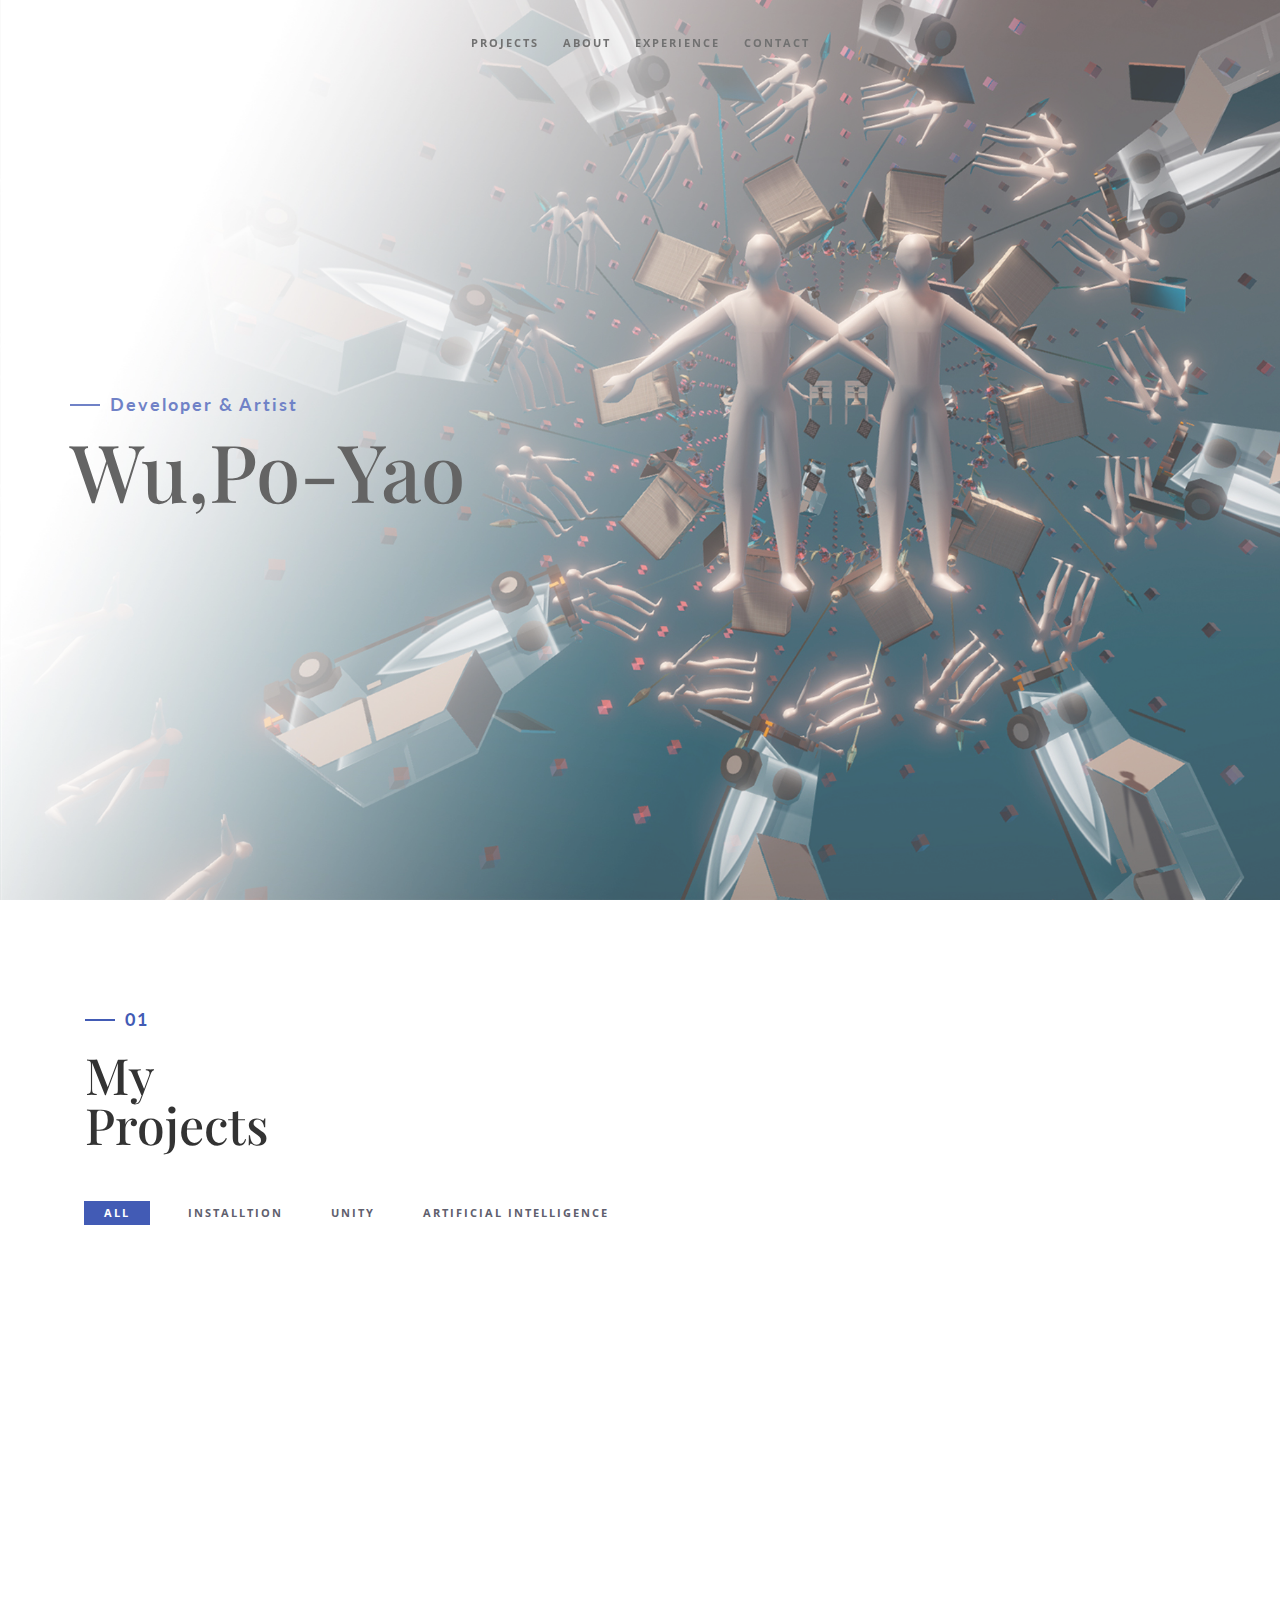
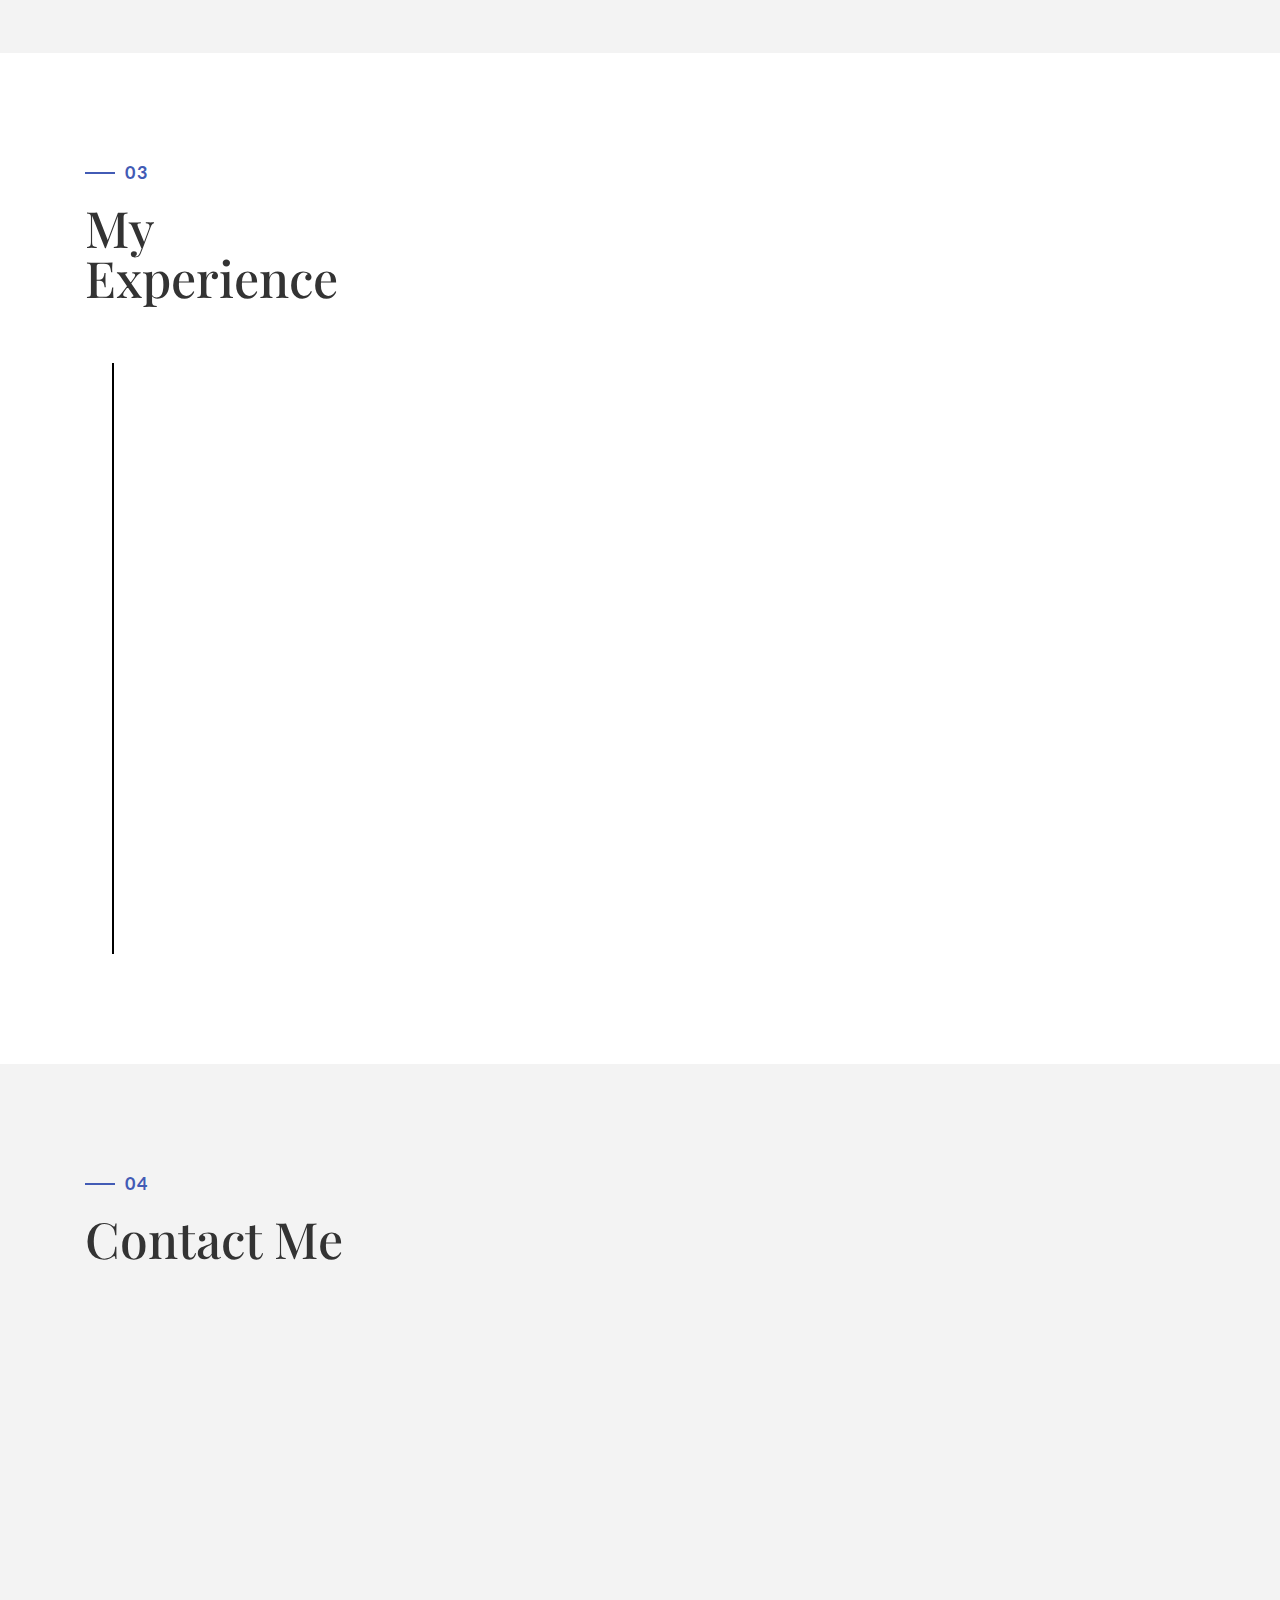
<file: index.html>
<!DOCTYPE html>
<html lang="en">

<head>
    <meta charset="utf-8">
    <meta http-equiv="X-UA-Compatible" content="IE=edge">
    <meta name="viewport" content="width=device-width, initial-scale=1">
    <title>wupoyao</title>
    <link rel="icon" href="img/favicon.ico" type="image/x-icon">
    <!-- Bootstrap -->
    <link href="css/bootstrap.min.css" rel="stylesheet">
    <link href="ionicons/css/ionicons.min.css" rel="stylesheet">
    <link href="css/animate.min.css" rel="stylesheet">
    <link href="css/aos.css" rel="stylesheet">
    <!-- main style -->
    <link href="css/style.css" rel="stylesheet">
    <!-- HTML5 shim and Respond.js for IE8 support of HTML5 elements and media queries -->
    <!-- WARNING: Respond.js doesn't work if you view the page via file:// -->
    <!--[if lt IE 9]>
      <script src="https://oss.maxcdn.com/html5shiv/3.7.3/html5shiv.min.js"></script>
      <script src="https://oss.maxcdn.com/respond/1.4.2/respond.min.js"></script>
    <![endif]-->
</head>

<body>

    <!-- Preloader -->
    <div id="preloader">
        <div id="status">

            <div class="preloader" aria-busy="true" aria-label="Loading, please wait." role="progressbar">
            </div>

        </div>
    </div> 
    <!-- ./Preloader -->
    
    <!-- header -->
    <header class="navbar-fixed-top">
        <nav>
            <ul>
                <li><a href="#projects">projects</a></li>
                <li><a href="#about">about</a></li>
                <li><a href="#experience">experience</a></li>
                <li><a href="#contact">contact</a></li>
            </ul>
        </nav>
    </header>
    <!-- ./header -->
    
    <!-- home -->
    <div class="section" id="home" data-stellar-background-ratio="0.5">
        <div class="container">
            <div class="disply-table">
                <div class="table-cell" data-aos="fade-up" data-aos-delay="0">
                    <h4>Developer & Artist</h4>
                    <h1>Wu,Po-Yao</h1> 
                </div>
            </div>
        </div>
    </div>
    <!-- ./home -->
    
    <!-- projects -->
    <div class="section" id="projects">
        <div class="container">
            <div class="col-md-12">
                <h4>01</h4>
                <h1 class="size-50">My <br /> Projects</h1> 
            </div>
            <!-- main container -->
            <div class="main-container portfolio-inner clearfix">
                <!-- portfolio div -->
                <div class="portfolio-div">
                    <div class="portfolio">
                        <!-- portfolio_filter -->
                        <div class="categories-grid wow fadeInLeft">
                            <nav class="categories">
                                <ul class="portfolio_filter">
                                    <li><a href="" class="active" data-filter="*">All</a></li>
                                    <li><a href="" data-filter=".install">Installtion</a></li>
                                    <li><a href="" data-filter=".unity">Unity</a></li>
                                    <li><a href="" data-filter=".ai">Artificial Intelligence</a></li>
                                <!--
                                    <li><a href="" data-filter=".graphics">Graphics</a></li>
                                    <li><a href="" data-filter=".ads">Advertising</a></li>
                                    <li><a href="" data-filter=".fashion">Fashion</a></li>
                                -->
                                </ul>
                            </nav>
                        </div>
                        <!-- portfolio_filter -->
                        
                        <!-- portfolio_container -->
                        <div class="no-padding portfolio_container clearfix" data-aos="fade-up">

                        <!-- Add id=demo## at custom.js-->
                        <!-- Add href=D## at style.js-->
                            <!-- single work -->
                            <div class="col-md-4 col-sm-6 ai">
                                <a href="single_07.html" class="portfolio_item"> <img src="img/portfolio/07.jpg" alt="image" class="img-responsive" />
                                    <div class="portfolio_item_hover">
                                        <div class="portfolio-border clearfix">
                                            <div class="item_info"> <span>[ ai ]</span> <em>Artificial Intelligence</em> </div>
                                        </div>
                                    </div>
                                </a>
                            </div>
                            <!-- single work -->
                            <div class="col-md-4 col-sm-6 install">
                                <a href="single_01.html" class="portfolio_item"> <img src="img/portfolio/01.jpg" alt="image" class="img-responsive" />
                                    <div class="portfolio_item_hover">
                                        <div class="portfolio-border clearfix">
                                            <div class="item_info"> <span>Lapse</span> <em>Installation</em> </div>
                                        </div>
                                    </div>
                                </a>
                            </div>
                            <!-- end single work -->
                            
                            <!-- single work -->
                            <div class="col-md-4 col-sm-6 ai">
                                <a href="single_02.html" class="portfolio_item"> <img src="img/portfolio/02.jpg" alt="image" class="img-responsive" />
                                    <div class="portfolio_item_hover">
                                        <div class="portfolio-border clearfix">
                                            <div class="item_info"> <span>The Beauty of Representations of Convolutional Neural Network</span> <em>Artificial Intelligence</em> </div>
                                        </div>
                                    </div>
                                </a>
                            </div>
                            <!-- end single work -->
                            
                            <!-- single work -->
                            <div class="col-md-4 col-sm-6 install">
                                <a href="single_03.html" class="portfolio_item"> <img src="img/portfolio/03.jpg" alt="image" class="img-responsive" />
                                    <div class="portfolio_item_hover">
                                        <div class="portfolio-border clearfix">
                                                <div class="item_info"> <span>DearDiary Series</span> <em>Installation</em> </div>
                                        </div>
                                    </div>
                                </a>
                            </div>
                            <!-- end single work -->
                            
                            <!-- single work -->
                            <div class="col-md-4 col-sm-6 unity">
                                <a href="single_04.html" class="portfolio_item"> <img src="img/portfolio/04.jpg" alt="image" class="img-responsive" />
                                    <div class="portfolio_item_hover">
                                        <div class="portfolio-border clearfix">
                                                <div class="item_info"> <span>So that I can Forget You</span> <em>Unity Audio Visualizer</em> </div>
                                        </div>
                                    </div>
                                </a>
                            </div>
                            <!-- end single work -->
                            
                            <!-- single work -->
                            <div class="col-md-4 col-sm-6 unity">
                                <a href="single_05.html" class="portfolio_item"> <img src="img/portfolio/05.jpg" alt="image" class="img-responsive" />
                                    <div class="portfolio_item_hover">
                                        <div class="portfolio-border clearfix">
                                            <div class="item_info"> <span>Shih Kung Yao Ying</span> <em>Unity Interactive Ｗork</em> </div>
                                        </div>
                                    </div>
                                </a>
                            </div>
                            <!-- end single work -->
                            
                            <!-- single work -->
                            <div class="col-md-4 col-sm-6 unity">
                                <a href="single_06.html" class="portfolio_item"> <img src="img/portfolio/06.jpg" alt="image" class="img-responsive" />
                                    <div class="portfolio_item_hover">
                                        <div class="portfolio-border clearfix">
                                            <div class="item_info"> <span>Box Adventure</span> <em>Unity Game</em> </div>
                                        </div>
                                    </div>
                                </a>
                            </div>
                            <!-- end single work -->
                        </div>
                        <!-- end portfolio_container -->
                    </div>
                    <!-- portfolio -->
                </div>
                <!-- end portfolio div -->
            </div>
            <!-- end main container -->
        </div>
    </div>
    <!-- ./about -->
    
    <!-- about  -->
    <div class="section" id="about">
        <div class="container">
            <div class="col-md-6" data-aos="fade-up">
                <h4>02</h4>
                <h1 class="size-50">Know <br /> About me</h1>
                <div class="h-50"></div>
                <p>Wu,Po-Yao, born in Taipei, Taiwan, graduated from the Department of Computer Science of National Tsing Hua University. 
                    Holding the love of art, I'm now studying in Division of Art and Emerging Technology in National Tsing Hua University.</p>
                <p>In artworks creation, I love the elements related to "time" and try to keep memories in different ways, hoping using technology media to preserve the temperature of human nature.</p>
                
                <!--div class="h-50">
                    <i class="ion-ios-lightbulb"></i> &ensp;
                    <strong>Developer - Python / Unity-C# / Arduino / Processing / HTML</strong><br>
                    <i class="ion-ios-color-wand"></i> &ensp;
                    <strong>Artist - Painting Artwork / Design</strong>
                </div-->
                <div class="h-50"></div> <img src="img/1.gif" width="230" alt="" />
                <div class="h-50"></div>
            </div>

            <div class="col-md-6 about-img-div">
                <div class="about-border" data-aos="fade-up" data-aos-delay=".5"></div>
                <img src="img/about-img.jpg" width="400" class="img-responsive" alt="" align="right" data-aos="fade-right" data-aos-delay="0" />
            </div>
        </div>
    </div>
    <!-- ./experience -->
    
    <!-- experience -->
    <div class="section" id="experience">
        <div class="container">
            <div class="col-md-12">
                <h4>03</h4>
                <h1 class="size-50">My <br /> Experience</h1>
                <div class="h-50"></div>
            </div>
            <div class="col-md-12">
                <ul class="timeline">
                    <li class="timeline-event" data-aos="fade-up">
                        <label class="timeline-event-icon"></label>
                        <div class="timeline-event-copy">
                            <p class="timeline-event-thumbnail">July 2018 - Present</p>
                            <h3>National Tsing Hua University</h3>
                            <h4>Master's Degree - Art and Emerging Technology</h4>
                            <p><strong>Tsing Hua Effects 2019 – IoT Technology and Art Festival</strong>
                                <br>Primary Attribute to the Project : Shih Kung Yao Ying</p>
                                <p><strong>Tsing Hua Effects 2018 – IoT Technology and Art Festival</strong>
                                    <br>Primary Attribute to the Project : Mushroom Dialogues</p>
                        </div>
                    </li>
                    <li class="timeline-event" data-aos="fade-up" data-aos-delay=".2">
                        <label class="timeline-event-icon"></label>
                        <div class="timeline-event-copy">
                            <p class="timeline-event-thumbnail">September 2014 - June 2018</p>
                            <h3>National Tsing Hua University</h3>
                            <h4>Bachelor's Degree - Computer Science</h4>
                            <p><strong>National Hsing Hua University - Dr.I-Chi Mei Memorial Medal</strong></strong></p>
                        </div>
                    </li>
                <!--
                    <li class="timeline-event" data-aos="fade-up" data-aos-delay=".4">
                        <label class="timeline-event-icon"></label>
                        <div class="timeline-event-copy">
                            <p class="timeline-event-thumbnail">April 2014</p>
                            <h3>konplan gmbh</h3>
                            <h4>IT-Consultant</h4>
                            <p><strong>Systemarchitektur, Consulting</strong>
                                <br>Konzeption und Modellierung von Systemen und APIs für Digital Publishing und Entitlement nach SOA</p>
                        </div>
                    </li>
                --> 
                </ul>
            </div>
        </div>
    </div>
    <!-- ./projects -->
    
    <!-- contact -->
    <div class="section" id="contact">
        <div class="container">
            <div class="col-md-12">
                <h4>04</h4>
                <h1 class="size-50">Contact  Me</h1>
                <div class="h-50"></div>
            </div>
            <div class="col-md-4" data-aos="fade-up">

                <h3>Email</h3>
                <p>r3a2t10@gmail.com</p>

                <h3>Social Network</h3>
                <ul class="social">
                    <li><a href="https://www.facebook.com/profile.php?id=100001403635900" target="_blank"><i class="ion-social-facebook"></i></a></li>
                    <li><a href="https://www.instagram.com/poyaowu/" target="_blank"><i class="ion-social-instagram"></i></a></li>
                </ul>
                <div class="clearfix"></div>
                <div class="h-50"></div>
            </div>
        </div>
    </div>
    <!-- ./contact -->

    <!-- jQuery -->
    <script src="js/jquery.js"></script>
    <!--  plugins  -->
    <script src="js/bootstrap.min.js"></script>
    <script src="js/plugins.js"></script>
    <script src="js/aos.js"></script>
    <script src="js/jquery.form.js"></script>
    <script src="js/jquery.validate.min.js"></script>

    <!--  main script  -->
    <script src="js/custom.js"></script>
</body>

</html>
</file>
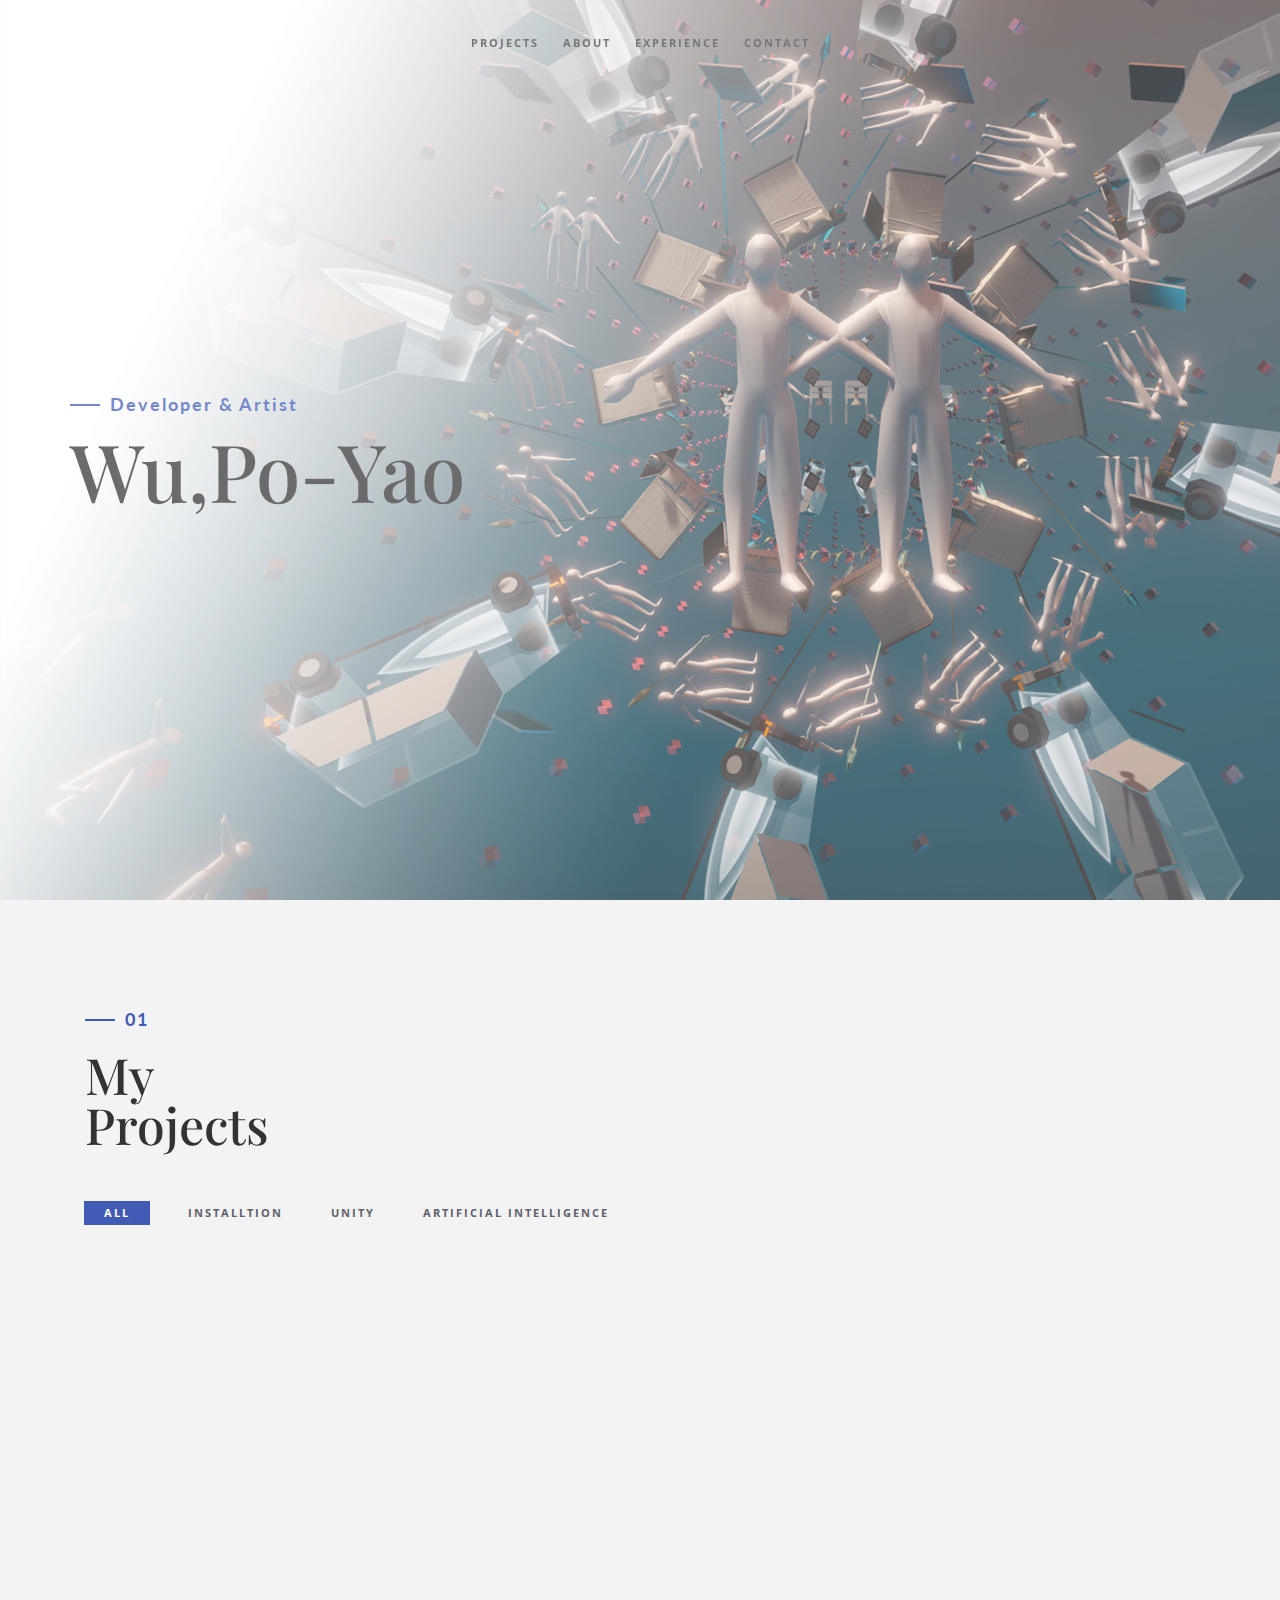
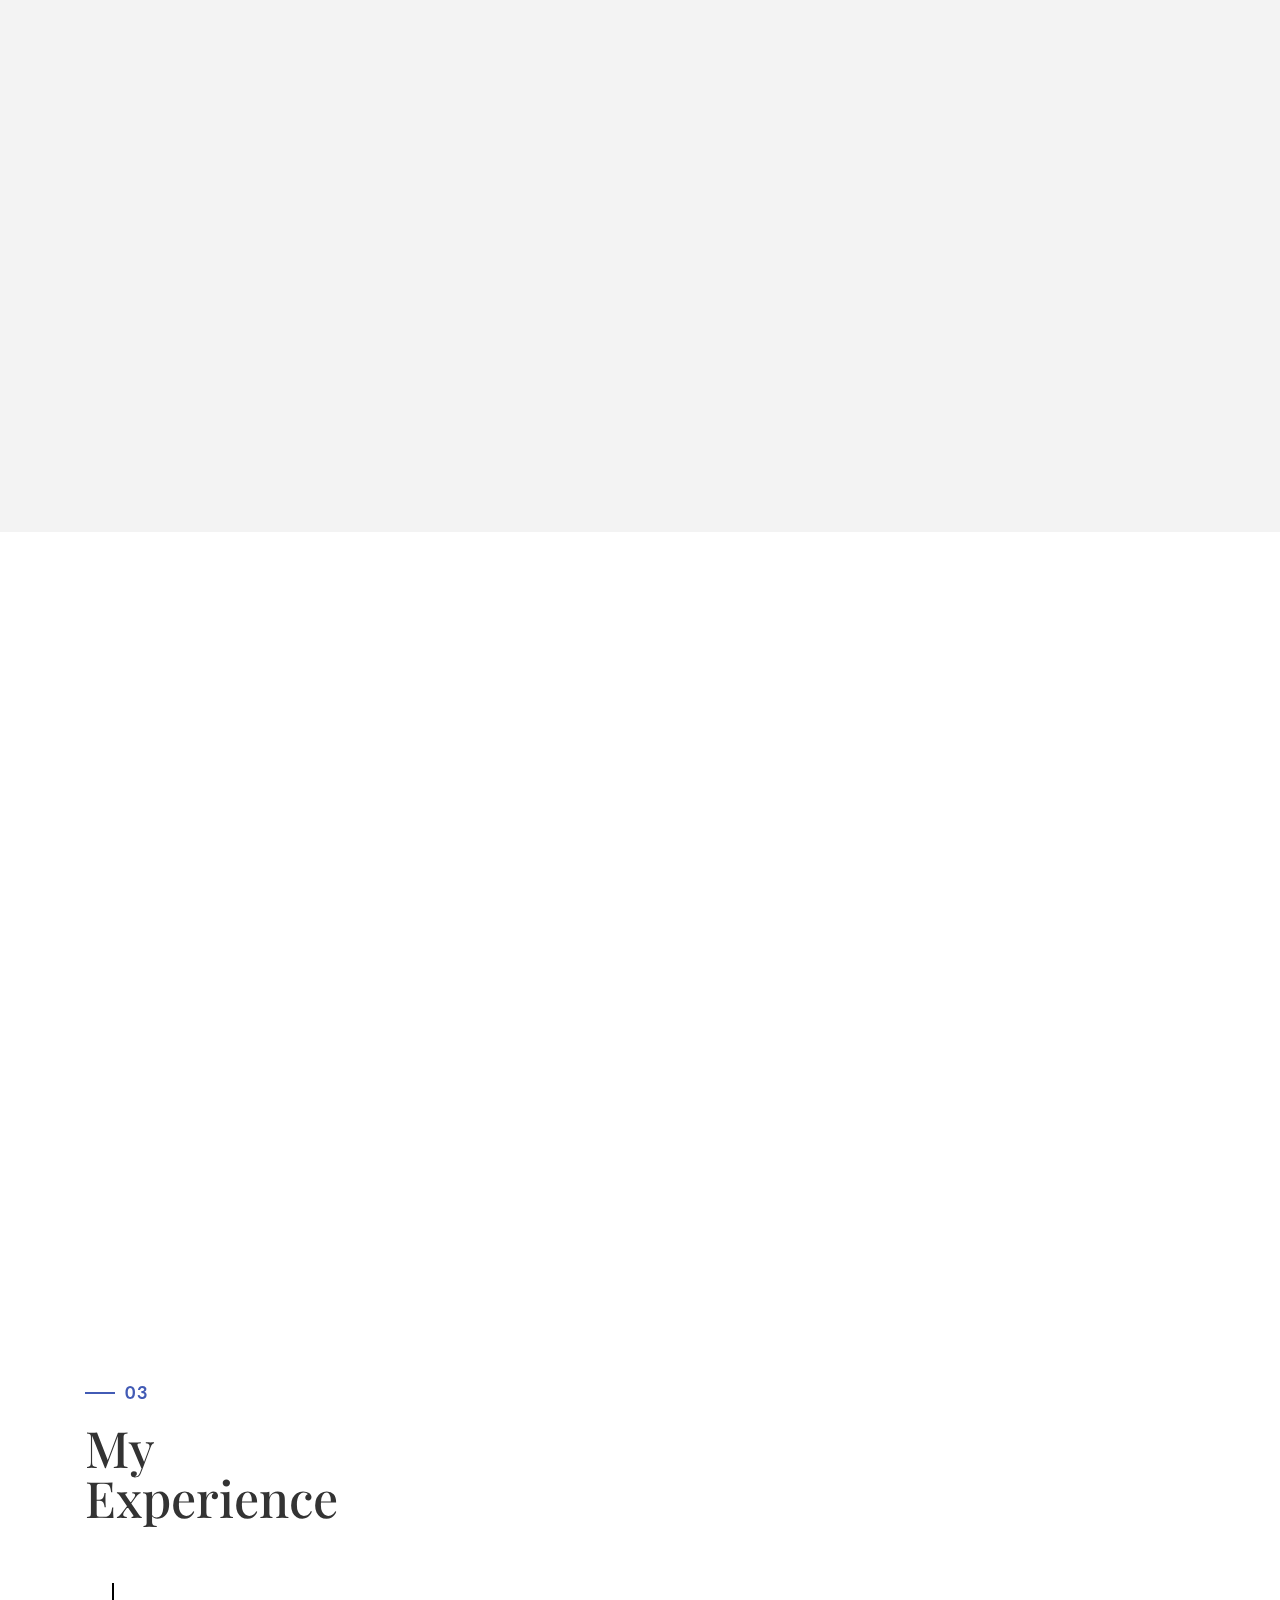
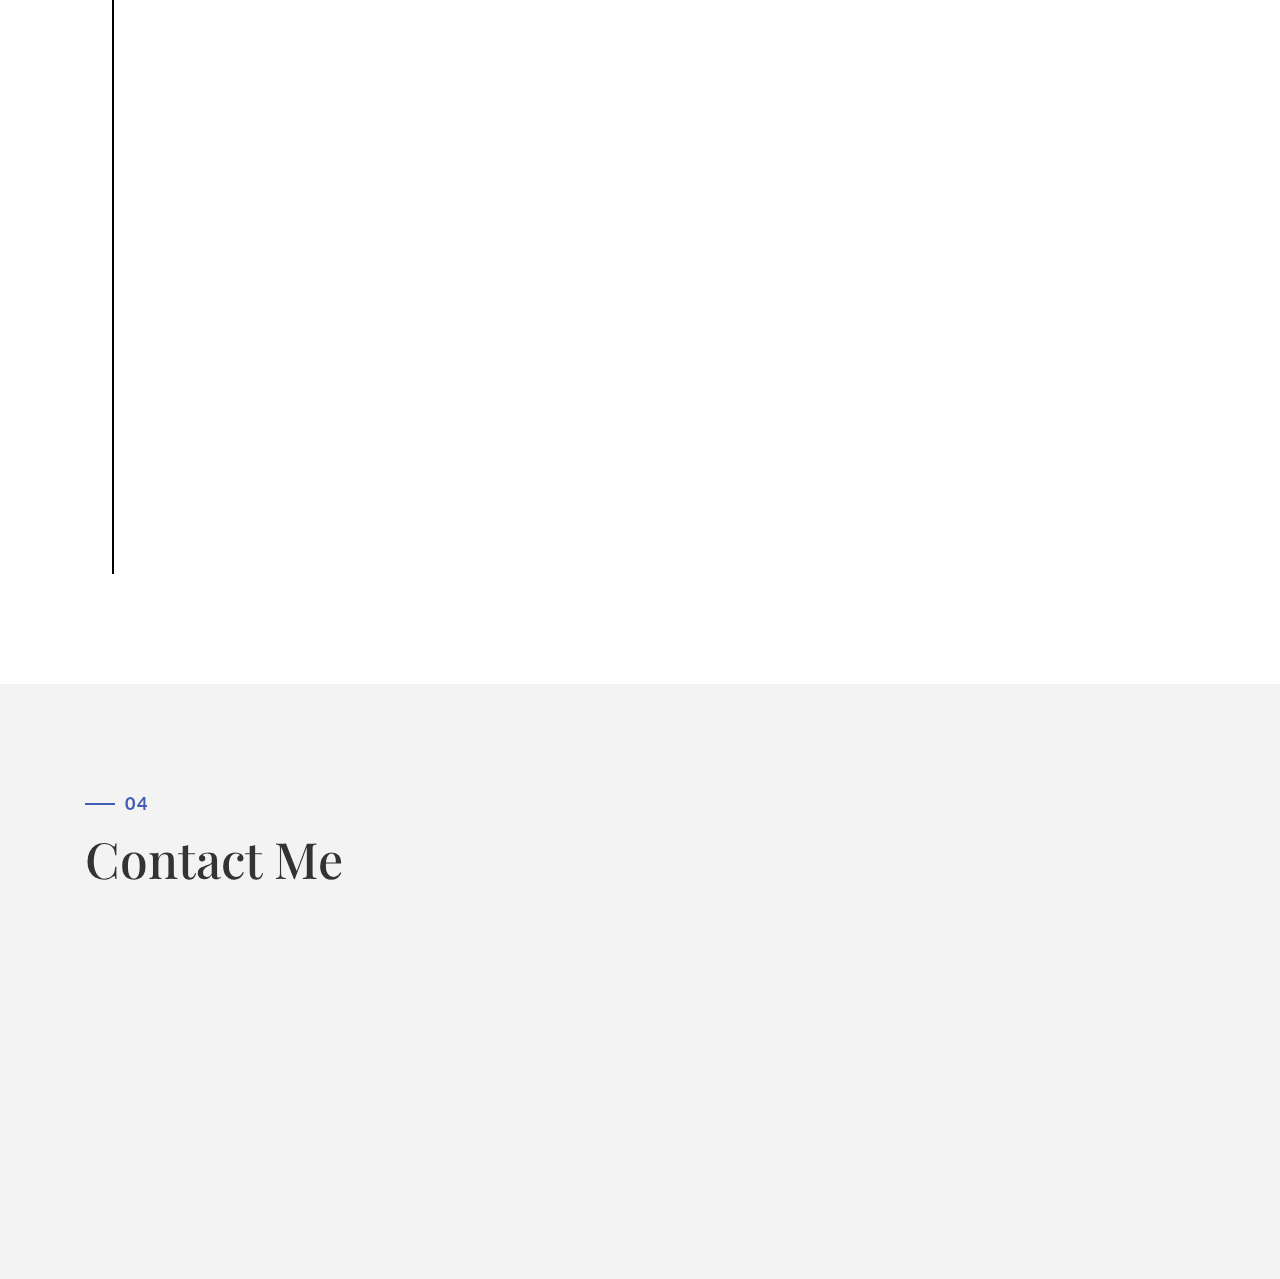
<file: index_onepageversion.html>
<!DOCTYPE html>
<html lang="en">

<head>
    <meta charset="utf-8">
    <meta http-equiv="X-UA-Compatible" content="IE=edge">
    <meta name="viewport" content="width=device-width, initial-scale=1">
    <title>wupoyao</title>
    <link rel="icon" href="img/favicon.ico" type="image/x-icon">
    <!-- Bootstrap -->
    <link href="css/bootstrap.min.css" rel="stylesheet">
    <link href="ionicons/css/ionicons.min.css" rel="stylesheet">
    <link href="css/animate.min.css" rel="stylesheet">
    <link href="css/aos.css" rel="stylesheet">
    <!-- main style -->
    <link href="css/style.css" rel="stylesheet">
    <!-- HTML5 shim and Respond.js for IE8 support of HTML5 elements and media queries -->
    <!-- WARNING: Respond.js doesn't work if you view the page via file:// -->
    <!--[if lt IE 9]>
      <script src="https://oss.maxcdn.com/html5shiv/3.7.3/html5shiv.min.js"></script>
      <script src="https://oss.maxcdn.com/respond/1.4.2/respond.min.js"></script>
    <![endif]-->
</head>

<body>

    <!-- Preloader -->
    <div id="preloader">
        <div id="status">

            <div class="preloader" aria-busy="true" aria-label="Loading, please wait." role="progressbar">
            </div>

        </div>
    </div> 
    <!-- ./Preloader -->
    
    <!-- header -->
    <header class="navbar-fixed-top">
        <nav>
            <ul>
                <li><a href="#about">projects</a></li>
                <li><a href="#experience">about</a></li>
                <li><a href="#projects">experience</a></li>
                <li><a href="#contact">contact</a></li>
            </ul>
        </nav>
    </header>
    <!-- ./header -->
    
    <!-- home -->
    <div class="section" id="home" data-stellar-background-ratio="0.5">
        <div class="container">
            <div class="disply-table">
                <div class="table-cell" data-aos="fade-up" data-aos-delay="0">
                    <h4>Developer & Artist</h4>
                    <h1>Wu,Po-Yao</h1> 
                </div>
            </div>
        </div>
    </div>
    <!-- ./home -->
    
    <!-- about -->
    <div class="section" id="about">
        <div class="container">
            <div class="col-md-12">
                <h4>01</h4>
                <h1 class="size-50">My <br /> Projects</h1> 
            </div>
            <!-- main container -->
            <div class="main-container portfolio-inner clearfix">
                <!-- portfolio div -->
                <div class="portfolio-div">
                    <div class="portfolio">
                        <!-- portfolio_filter -->
                        <div class="categories-grid wow fadeInLeft">
                            <nav class="categories">
                                <ul class="portfolio_filter">
                                    <li><a href="" class="active" data-filter="*">All</a></li>
                                    <li><a href="" data-filter=".install">Installtion</a></li>
                                    <li><a href="" data-filter=".unity">Unity</a></li>
                                    <li><a href="" data-filter=".ai">Artificial Intelligence</a></li>
                                <!--
                                    <li><a href="" data-filter=".graphics">Graphics</a></li>
                                    <li><a href="" data-filter=".ads">Advertising</a></li>
                                    <li><a href="" data-filter=".fashion">Fashion</a></li>
                                -->
                                </ul>
                            </nav>
                        </div>
                        <!-- portfolio_filter -->
                        
                        <!-- portfolio_container -->
                        <div class="no-padding portfolio_container clearfix" data-aos="fade-up">

                        <!-- Add id=demo## at custom.js-->
                        <!-- Add href=D## at style.js-->
                            <!-- single work -->
                            <div class="col-md-4 col-sm-6 install">
                                <a id="demo01" href="#D01" class="portfolio_item"> <img src="img/portfolio/01.jpg" alt="image" class="img-responsive" />
                                    <div class="portfolio_item_hover">
                                        <div class="portfolio-border clearfix">
                                            <div class="item_info"> <span>Lapse</span> <em>Installation</em> </div>
                                        </div>
                                    </div>
                                </a>
                            </div>
                            <!-- end single work -->
                            
                            <!-- single work -->
                            <div class="col-md-4 col-sm-6 ai">
                                <a id="demo02" href="#D02" class="portfolio_item"> <img src="img/portfolio/02.jpg" alt="image" class="img-responsive" />
                                    <div class="portfolio_item_hover">
                                        <div class="portfolio-border clearfix">
                                            <div class="item_info"> <span>The Beauty of Representations of Convolutional Neural Network</span> <em>Artificial Intelligence</em> </div>
                                        </div>
                                    </div>
                                </a>
                            </div>
                            <!-- end single work -->
                            
                            <!-- single work -->
                            <div class="col-md-4 col-sm-6 install">
                                <a id="demo03" href="#D03" class="portfolio_item"> <img src="img/portfolio/03.jpg" alt="image" class="img-responsive" />
                                    <div class="portfolio_item_hover">
                                        <div class="portfolio-border clearfix">
                                                <div class="item_info"> <span>DearDiary Series</span> <em>Installation</em> </div>
                                        </div>
                                    </div>
                                </a>
                            </div>
                            <!-- end single work -->
                            
                            <!-- single work -->
                            <div class="col-md-4 col-sm-6 unity">
                                <a id="demo04" href="#D04" class="portfolio_item"> <img src="img/portfolio/04.jpg" alt="image" class="img-responsive" />
                                    <div class="portfolio_item_hover">
                                        <div class="portfolio-border clearfix">
                                                <div class="item_info"> <span>So that I can Forget You</span> <em>Unity Audio Visualizer</em> </div>
                                        </div>
                                    </div>
                                </a>
                            </div>
                            <!-- end single work -->
                            
                            <!-- single work -->
                            <div class="col-md-4 col-sm-6 unity">
                                <a id="demo05" href="#D05" class="portfolio_item"> <img src="img/portfolio/05.jpg" alt="image" class="img-responsive" />
                                    <div class="portfolio_item_hover">
                                        <div class="portfolio-border clearfix">
                                            <div class="item_info"> <span>Shih Kung Yao Ying</span> <em>Unity Interactive Ｗork</em> </div>
                                        </div>
                                    </div>
                                </a>
                            </div>
                            <!-- end single work -->
                            
                            <!-- single work -->
                            <div class="col-md-4 col-sm-6 unity">
                                <a id="demo06" href="#D06" class="portfolio_item"> <img src="img/portfolio/06.jpg" alt="image" class="img-responsive" />
                                    <div class="portfolio_item_hover">
                                        <div class="portfolio-border clearfix">
                                            <div class="item_info"> <span>Box Adventure</span> <em>Unity Game</em> </div>
                                        </div>
                                    </div>
                                </a>
                            </div>
                            <!-- end single work -->
                        </div>
                        <!-- end portfolio_container -->
                    </div>
                    <!-- portfolio -->
                </div>
                <!-- end portfolio div -->
            </div>
            <!-- end main container -->
        </div>
    </div>
    <!-- ./about -->
    
    <!-- experience  -->
    <div class="section" id="experience">
        <div class="container">
            <div class="col-md-6" data-aos="fade-up">
                <h4>02</h4>
                <h1 class="size-50">Know <br /> About me</h1>
                <div class="h-50"></div>
                <p>Wu,Po-Yao, born in Taipei, Taiwan, graduated from the Department of Computer Science of National Tsing Hua University. 
                    Holding the love of art, I'm now studying in Division of Art and Emerging Technology in National Tsing Hua University.</p>
                <p>In artworks creation, I love the elements related to "time" and try to keep memories in different ways, hoping using technology media to preserve the temperature of human nature.</p>
                
                <!--div class="h-50">
                    <i class="ion-ios-lightbulb"></i> &ensp;
                    <strong>Developer - Python / Unity-C# / Arduino / Processing / HTML</strong><br>
                    <i class="ion-ios-color-wand"></i> &ensp;
                    <strong>Artist - Painting Artwork / Design</strong>
                </div-->
                <div class="h-50"></div> <img src="img/1.gif" width="230" alt="" />
                <div class="h-50"></div>
            </div>

            <div class="col-md-6 about-img-div">
                <div class="about-border" data-aos="fade-up" data-aos-delay=".5"></div>
                <img src="img/about-img.jpg" width="400" class="img-responsive" alt="" align="right" data-aos="fade-right" data-aos-delay="0" />
            </div>
        </div>
    </div>
    <!-- ./experience -->
    
    <!-- projects -->
    <div class="section" id="projects">
        <div class="container">
            <div class="col-md-12">
                <h4>03</h4>
                <h1 class="size-50">My <br /> Experience</h1>
                <div class="h-50"></div>
            </div>
            <div class="col-md-12">
                <ul class="timeline">
                    <li class="timeline-event" data-aos="fade-up">
                        <label class="timeline-event-icon"></label>
                        <div class="timeline-event-copy">
                            <p class="timeline-event-thumbnail">July 2018 - Present</p>
                            <h3>National Tsing Hua University</h3>
                            <h4>Master's Degree - Art and Emerging Technology</h4>
                            <p><strong>Tsing Hua Effects 2019 – IoT Technology and Art Festivalm</strong>
                                <br>Primary Attribute to the Project : Shih Kung Yao Ying</p>
                                <p><strong>Tsing Hua Effects 2018 – IoT Technology and Art Festivalm</strong>
                                    <br>Primary Attribute to the Project : Mushroom Dialogues</p>
                        </div>
                    </li>
                    <li class="timeline-event" data-aos="fade-up" data-aos-delay=".2">
                        <label class="timeline-event-icon"></label>
                        <div class="timeline-event-copy">
                            <p class="timeline-event-thumbnail">September 2014 - June 2018</p>
                            <h3>National Tsing Hua University</h3>
                            <h4>Bachelor's Degree - Computer Science</h4>
                            <p><strong>National Hsing Hua University - Dr.I-Chi Mei Memorial Medal</strong></strong></p>
                        </div>
                    </li>
                <!--
                    <li class="timeline-event" data-aos="fade-up" data-aos-delay=".4">
                        <label class="timeline-event-icon"></label>
                        <div class="timeline-event-copy">
                            <p class="timeline-event-thumbnail">April 2014</p>
                            <h3>konplan gmbh</h3>
                            <h4>IT-Consultant</h4>
                            <p><strong>Systemarchitektur, Consulting</strong>
                                <br>Konzeption und Modellierung von Systemen und APIs für Digital Publishing und Entitlement nach SOA</p>
                        </div>
                    </li>
                --> 
                </ul>
            </div>
        </div>
    </div>
    <!-- ./projects -->
    
    <!-- contact -->
    <div class="section" id="contact">
        <div class="container">
            <div class="col-md-12">
                <h4>04</h4>
                <h1 class="size-50">Contact  Me</h1>
                <div class="h-50"></div>
            </div>
            <div class="col-md-4" data-aos="fade-up">

                <h3>Email</h3>
                <p>r3a2t10@gmail.com</p>

                <h3>Social Network</h3>
                <ul class="social">
                    <li><a href="https://www.facebook.com/profile.php?id=100001403635900" target="_blank"><i class="ion-social-facebook"></i></a></li>
                    <li><a href="https://www.instagram.com/poyaowu/" target="_blank"><i class="ion-social-instagram"></i></a></li>
                </ul>
                <div class="clearfix"></div>
                <div class="h-50"></div>
            </div>
        </div>
    </div>
    <!-- ./contact -->

    <!--DEMO 01-->
    <div id="D01" class="popup-modal">
        <!--THIS IS IMPORTANT! to close the modal, the class name has to match the name given on the ID -->
        <div id="btn-close-modal" class="close-D01 close-popup-modal"> <i class="ion-close-round"></i> </div>
        <div class="clearfix"></div>
        <div class="modal-content">
            <div class="container">
                <div class="portfolio-padding">
                    <div class="col-md-8 col-md-offset-2">
                        <h2>LAPSE</h2>
                        <h4>Installation / RaspberryPi / V-plotter</h4>
                        <h5>2019-Present <strong>by</strong> Wu,Po-Yao / Huang,Hao-Ming</h5>
                        <div class="h-50"></div>

                        <br /> <img src="img/portfolio/01/1.jpg" alt="" class="img-responsive" />
                        <br /><iframe width=100% height="300" src="https://www.youtube-nocookie.com/embed/PcsTIsPPtc4" frameborder="0" 
                        allow="accelerometer; autoplay; encrypted-media; gyroscope; picture-in-picture" allowfullscreen></iframe>
                        <br />

                        <br /><p>
                            「逝訊」為一新媒體互動作品，表現訊息因個體之間傳遞所產生的失真現象。
                            我們架設了兩組軟硬體相同的裝置，以樹莓派搭載相機與V型繪圖儀來模擬人類的視覺接收能力及比劃手勢的表達能力。
                            讓兩組裝置得以獨立接收與傳遞訊息。觀者進入場域並面對其中一台裝置比劃光軌，此裝置將用相機紀錄光軌內容並進行理解，
                            將連續的光軌跡做數位轉換，並用繪圖儀來比劃光軌，再現訊息內容，傳遞給對面的裝置。
                            而另一台裝置將用同樣地方式接收與傳遞訊息。此流程會形成迴圈，往返不盡地將光軌資訊傳遞下去。
                            除了裝置的溝通機制，我們也關心資訊在往返過程中產生的流失。藉由提取裝置傳輸的訊息，
                            讓觀者得已體認到訊息於時空中累積後所產生的變化與失真。
                        </p>

                        <br /> <img src="img/portfolio/01/2.jpg" alt="" class="img-responsive" />
                        <br /><p>
                            「逝訊」，是兩組硬軟體相仿的獨立裝置。裝置用相機接收對方的光軌跡，再將接收到的軌跡做數位轉換後，
                            使用V型繪圖儀再現。此溝通方式將形成迴圈，無限往復地將光軌訊息傳遞下去。
                            觀者除了能在沈浸空間觀賞光球的動態美感，也能觀看到光軌在接與收的過程中逐漸變形，
                            體認資訊因傳遞產生的失真現象。
                        </p>

                        <br /> <img src="img/portfolio/01/3.jpg" alt="" class="img-responsive" />
                        <br /><p>
                            裝置主體是以樹莓派搭載相機與V型繪圖儀來模擬人類的視覺接收能力及比劃手勢的表達能力。
                            裝置以樹莓派作為主控端，控制相機與V型繪圖儀。訊息經過相機接收後給主控程式解析，解析完畢後，
                            主控將透過繪圖儀把運算結果再現，傳遞給對面的裝置做接收。
                        </p>

                        <br /> <img src="img/portfolio/01/4.jpg" alt="" class="img-responsive" />
                        <br /><p>
                            我們以「光」作為資訊傳達的媒介，讓V型繪圖儀牽引著燈泡在空間中移動。在裝置的設計與線材的處理上，
                            我們將通用於V型繪圖儀的橡膠皮帶置換為捲揚式的線材卷軸，並用漆包線作為線材。
                            讓球體在被線拉動的同時，也能透過線的導電以控制光球的明暗。
                            而此線更能在幽暗的環境下達到近乎完全透明的視覺效果，達到光球在場域中漂浮的夢幻感。
                        </p>

                        <br /> <img src="img/portfolio/01/5.jpg" alt="" class="img-responsive" />
                        <br /><p>
                            從左至右依序是裝置接收到的光軌訊息以及Gcode編碼。經過兩台裝置來回數次的傳輸後，
                            我們可以看見資訊的流逝。整體曲線開始扭曲變形，而在細節上更多了抖動的雜訊。
                            體現資訊因傳遞造成失真的現象。
                        </p>
                        
                        <div class="h-50"></div>
                    </div>
                </div>
            </div>
        </div>
    </div>
    <!--end of DEMO-->

    <!--DEMO 02-->
    <div id="D02" class="popup-modal">
        <div id="btn-close-modal" class="close-D02 close-popup-modal"> <i class="ion-close-round"></i> </div>
        <div class="clearfix"></div>
        <div class="modal-content">
            <div class="container">
                <div class="portfolio-padding">
                    <div class="col-md-8 col-md-offset-2">
                        <h2>The Beauty of Representations of Convolutional Neural Network</h2>
                        <h4>Artificial Intelligence</h4>
                        <h5>2019-Present <strong>by</strong> Wu,Po-Yao / Lu,Chen-Hua</h5>
                        <div class="h-50"></div>

                        <br /> <img src="img/portfolio/02/1.jpg" alt="" class="img-responsive" />
                        <br /><p>
                            The recent advance in Artificial Intelligence (AI) did not only make significant success in science and engineering, 
                            but also brought a new wave to art fields. Unlike most AI driven or inspired artworks are presented in the digital forms, 
                            our work is a set of installation art pieces, named "The Beauty of Representations of Convolutional Neural Network", 
                            which reveals the algorithmic structure of Convolutional Neural Networks (CNNs), an image recognition model that pioneers modern AI systems.
                        </p>  

                        <br /> <img src="img/portfolio/02/2.png" alt="" class="img-responsive" />
                        <br /><p>
                            The architectural design of CNN is trying to simulate the functions of neurons in the biological visual systems. 
                            Although no one knows exactly how the human brain works, 
                            the success of CNN indicates that such AI model captures the essences of how perception might be formed: deep layers and connections. 
                            Nevertheless, besides few experts, the architecture of CNN remains a black box to most people. 
                            As the CNN simulates the physical human brain in the cyberspace, our work brings the CNN model back to the physical world, 
                            and presents its architectural beauty in an analog form.
                        </p>

                        <br /> <img src="img/portfolio/02/3.png" alt="" class="img-responsive" />
                        <br /><p>
                            The reification of intelligence for the CNN model is carried out through the process of object recognition. 
                            Unlike the common CNN, which takes images and outputs categorized labels, 
                            our model appends a generative network that produces a human understandable symbol, 
                            the corresponding Chinese pictogram for the object in the input image. 
                            Such modification serves two purposes. First, it is a more intuitive way to comprehend the object recognition process, 
                            because an analogue symbol is more human understandable than a digital label. 
                            Second, the appearance of characters usually symbolizes the intellectual evolution that distinguishes human beings and other animals. 
                            The end-to-end transformation from images to characters represents not only the object recognition process run in CNN, 
                            but also a big step in the evolution of civilizations for human beings.
                        </p>

                        <br /> <img src="img/portfolio/02/4.png" alt="" class="img-responsive" />
                        <div class="h-50"></div> 
                    </div>
                </div>
            </div>
        </div>
    </div>
    <!--end of DEMO-->

    <!--DEMO 03-->
    <div id="D03" class="popup-modal">
        <div id="btn-close-modal" class="close-D03 close-popup-modal"> <i class="ion-close-round"></i> </div>
        <div class="clearfix"></div>
        <div class="modal-content">
            <div class="container">
                <div class="portfolio-padding">
                    <div class="col-md-8 col-md-offset-2">
                        <h2>DearDiary Series</h2>
                        <h4>Installation</h4>
                        <h5>2018-Present <strong>by</strong> Wu,Po-Yao</h5>
                        <div class="h-50"></div>
                        <br /> <img src="img/portfolio/03/1.jpg" alt="" class="img-responsive" />
                        <br /><p>
                        People used to record their life experiences by writing diaries. 
                        However, what will a space keep its own memories if it has the ability to write a diary? 
                        So, I made the project "DearDiary"  to observe the sensational information recorded by the space.
                        </p>
                        <br /> <img src="img/portfolio/03/2.jpg" alt="" class="img-responsive" />
                        <br /><p>
                        I installed a writing machine, equipped with a camera as the sensory receptor of the space. 
                        Through the technology of object detection, this machine can receive and analyze the spatial data and then transfer the data into symbolic icons. 
                        Then the writing machine will start writing these icons on the paper as if the space is writing its own diary. 
                        </p>
                        <br /> <img src="img/portfolio/03/3.jpg" alt="" class="img-responsive" />
                        <br /><p>
                        People can read the diary written by the space and imagine what happens to it during a day. 
                        I hope this work can inspire people to learn objects and the environment in an anthropomorphic way. 
                        </p>
                        <br /> <img src="img/portfolio/03/4.jpg" alt="" class="img-responsive" />
                        <br /><p>
                         New version will be coming soon !! :)
                        </p>
                        <div class="h-50"></div>
                    </div>
                </div>
            </div>
        </div>
    </div>
    <!--end of DEMO-->

    <!--DEMO 04-->
    <div id="D04" class="popup-modal">
        <div id="btn-close-modal" class="close-D04 close-popup-modal"> <i class="ion-close-round"></i> </div>
        <div class="clearfix"></div>
        <div class="modal-content">
            <div class="container">
                <div class="portfolio-padding">
                    <div class="col-md-8 col-md-offset-2">
                        <h2>So that I can Forget You</h2>
                        <h4>Unity / C# / VR / Audio Visualizer</h4>
                        <h5>2018 <strong>by</strong> Wu,Po-Yao</h5>
                        <div class="h-50"></div>
                        <iframe width=100% height="300" src="https://www.youtube-nocookie.com/embed/bW2HTsfu4N8" frameborder="0" allow="accelerometer; autoplay; encrypted-media; gyroscope; picture-in-picture" allowfullscreen></iframe>
                        <br />
                        <br /><p>
                        This project is an audio visualizer in VR form, presenting my favorite song “So That I Can Forget You” made by Astro Bunny. 
                        I get the spectrum and the beat of the music, making the objects in the VR scene moving and rotating. 
                        The objects in the VR scene are related to the lyrics, making the audience more immersed in the music and the VR 360 scene. 
                        I hope this work can present the beauty of the music in VR form.
                        </p>
                        <br /> <img src="img/portfolio/04/SoThatICanForgetYou.jpg" alt="" class="img-responsive" />
                        <br /><p>Audio By Astro Bunny - <a href="https://youtu.be/n-hy9MswmcA">https://youtu.be/n-hy9MswmcA</a>
                        </p>
                        <div class="h-50"></div>
                     </div>
                </div>
            </div>
        </div>
    </div>
    <!--end of DEMO-->

    <!--DEMO 05-->
    <div id="D05" class="popup-modal">
        <div id="btn-close-modal" class="close-D05 close-popup-modal"> <i class="ion-close-round"></i> </div>
        <div class="clearfix"></div>
        <div class="modal-content">
            <div class="container">
                <div class="portfolio-padding">
                    <div class="col-md-8 col-md-offset-2">
                        <h2>Shih Kung Yao Ying</h2>
                        <h4>Unity / C# / Interactive</h4>
                        <h5>2019 <strong>by</strong> Wu,Po-Yao</h5>
                        <div class="h-50"></div>
                        <img src="img/portfolio/05/scene.jpg" alt="" class="img-responsive" />
                        <br /><p>
                        我們於旺宏館穿堂空間，締造一個跨越「時間」與「空間」的拍照互動牆。
                        牆面播放與清華有關的「懷古歷史人物」與「不同時節景觀」照片，
                        讓大家藉由影像後製融入場景，並與場景中的物件互動。讓大家可以透過科技的力量，
                        跨越時空限制，躍入舊照片的世界裡。而最後參與者可以將影像拍照，照片將會上傳雲端並儲存，
                        並透過掃描 QR code取得圖片檔案，以供同學與校友們留念。
                        </p>
                        <br /> <img src="img/portfolio/05/allscene.jpg" alt="" class="img-responsive" />
                        <br /><p>印象清華2019 - <a href="https://techart.nthu.edu.tw/THE2019/">https://techart.nthu.edu.tw/THE2019/</a>
                        </p>
                        <div class="h-50"></div>
                    </div>
                </div>
            </div>
        </div>
    </div>
    <!--end of DEMO-->

    <!--DEMO 06-->
    <div id="D06" class="popup-modal">
        <div id="btn-close-modal" class="close-D06 close-popup-modal"> <i class="ion-close-round"></i> </div>
        <div class="clearfix"></div>
        <div class="modal-content">
            <div class="container">
                <div class="portfolio-padding">
                    <div class="col-md-8 col-md-offset-2">
                        <h2>Box Adventure</h2>
                        <h4>Unity / C# / Game Application</h4>
                        <h5>2019 <strong>by</strong> Wu,Po-Yao / Yang,Tsung-Che / Chiu,Ssu-Teng</h5>
                        <div class="h-50"></div>
                        
                        <iframe width=100% height="300" src="https://www.youtube-nocookie.com/embed/8PqcZAMmPzc" frameborder="0" 
                        allow="accelerometer; autoplay; encrypted-media; gyroscope; picture-in-picture" allowfullscreen></iframe>
                        <br />
                        <br /><p>
                        <strong>鈊象電子-創意遊戲設計大賽-最佳視覺設計獎優等</strong>
                        </p>
                        <br /><p>
                        遊戲名稱：Box Adventure<br />
                        遊戲平台：Android裝置<br />
                        遊戲種類：3D連線動作手遊<br />
                        開發成員：國立清華大學 楊宗哲 邱思燈 吳柏瑤
                        </p>
                        <br /> <img src="img/portfolio/06/box_together.jpg" alt="" class="img-responsive" />
                        <br />[ 遊戲故事 Story  ]<br />
                        <br />
                        方塊們所居住的國度，是個一成不變的黑白世界，這裡的生活沒有色彩也沒有夢想。
                        方塊們做著重複乏味的事，待在重複乏味的空間中。有天有個懷有夢想的方塊，
                        發現一個神秘的未知地洞。雖然他不知道這個深淵會通往哪裡，但他知道這是唯一能逃出這絕望空間的辦法。
                        於是他鼓起勇氣往下一躍，開啟一場未知的奇幻旅途，準備拾回他應有的色彩與夢想。
                        </p>
                        <br /> <img src="img/portfolio/06/main.png" alt="" class="img-responsive" />
                        <div class="h-50"></div>
                    </div>
                </div>
            </div>
        </div>
    </div>
    <!--end of DEMO-->
    


    <!-- jQuery -->
    <script src="js/jquery.js"></script>
    <!--  plugins  -->
    <script src="js/bootstrap.min.js"></script>
    <script src="js/plugins.js"></script>
    <script src="js/aos.js"></script>
    <script src="js/jquery.form.js"></script>
    <script src="js/jquery.validate.min.js"></script>

    <!--  main script  -->
    <script src="js/custom.js"></script>
</body>

</html>
</file>
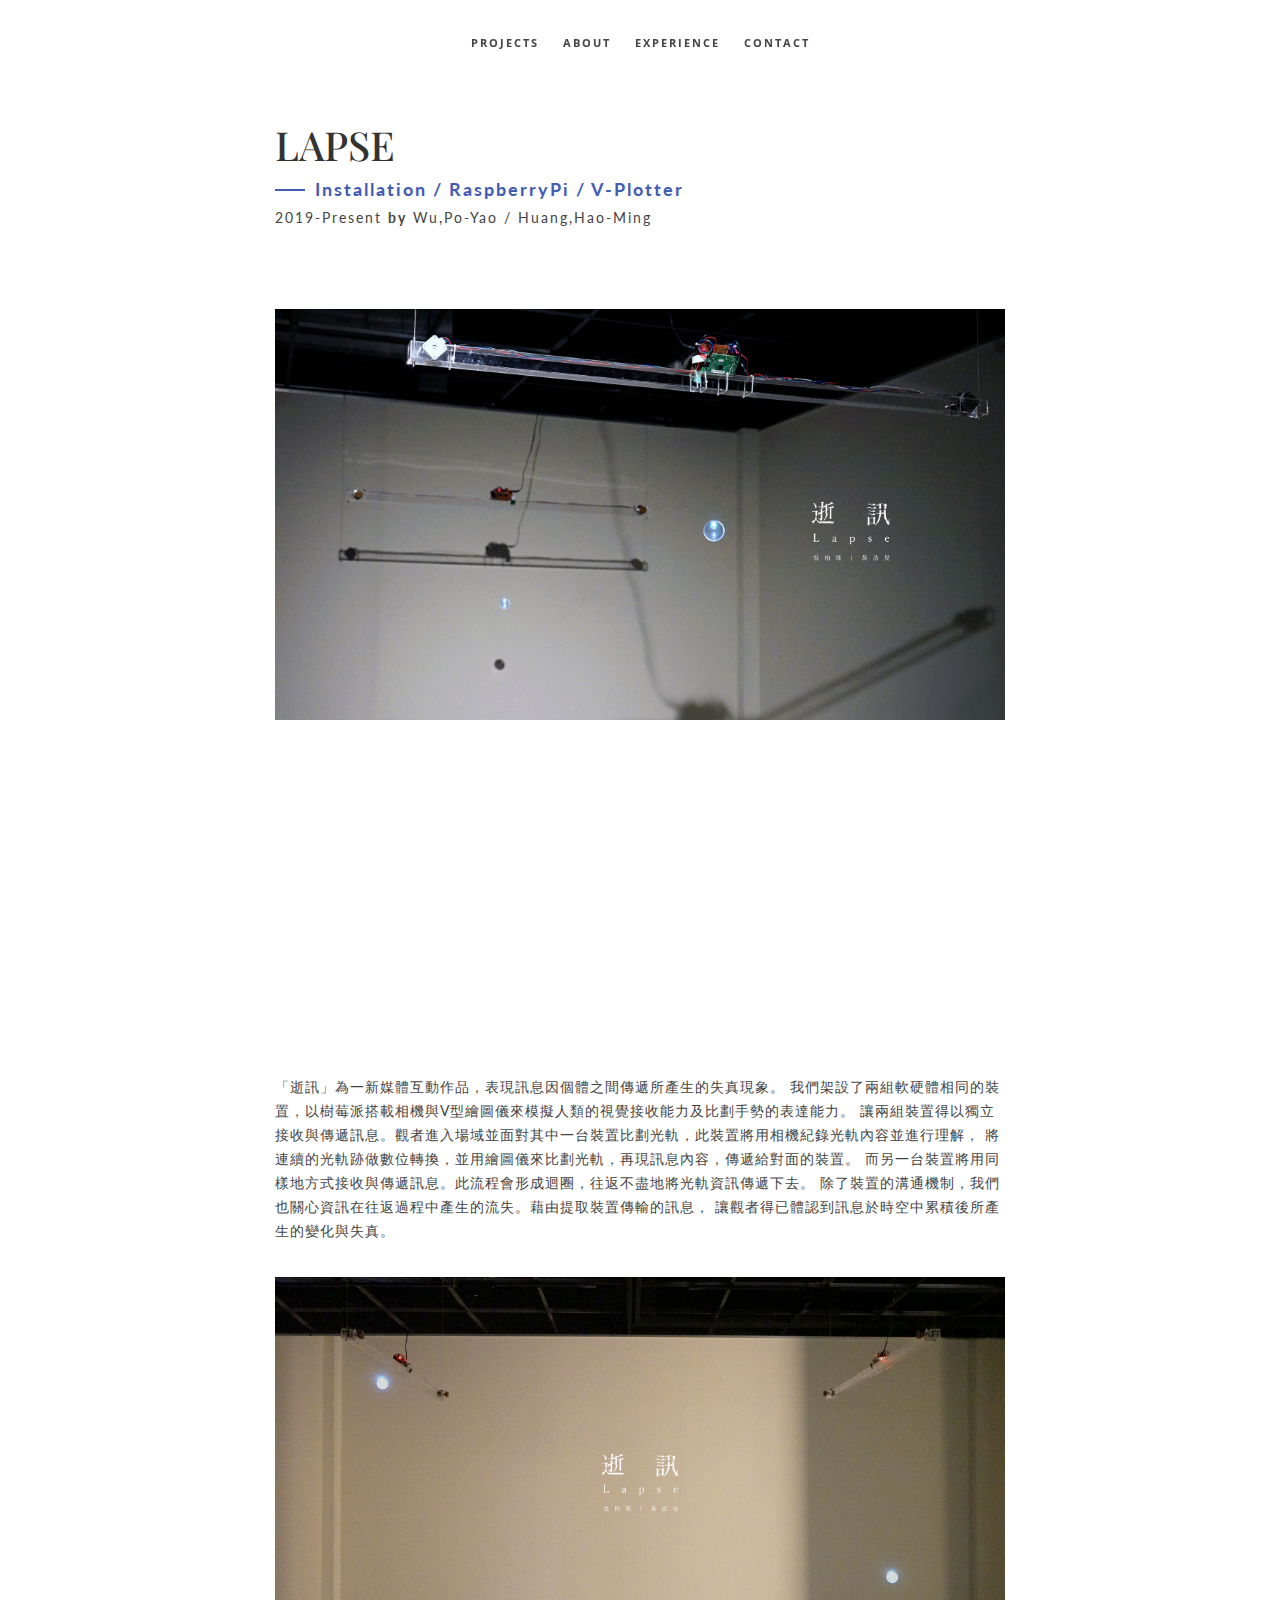
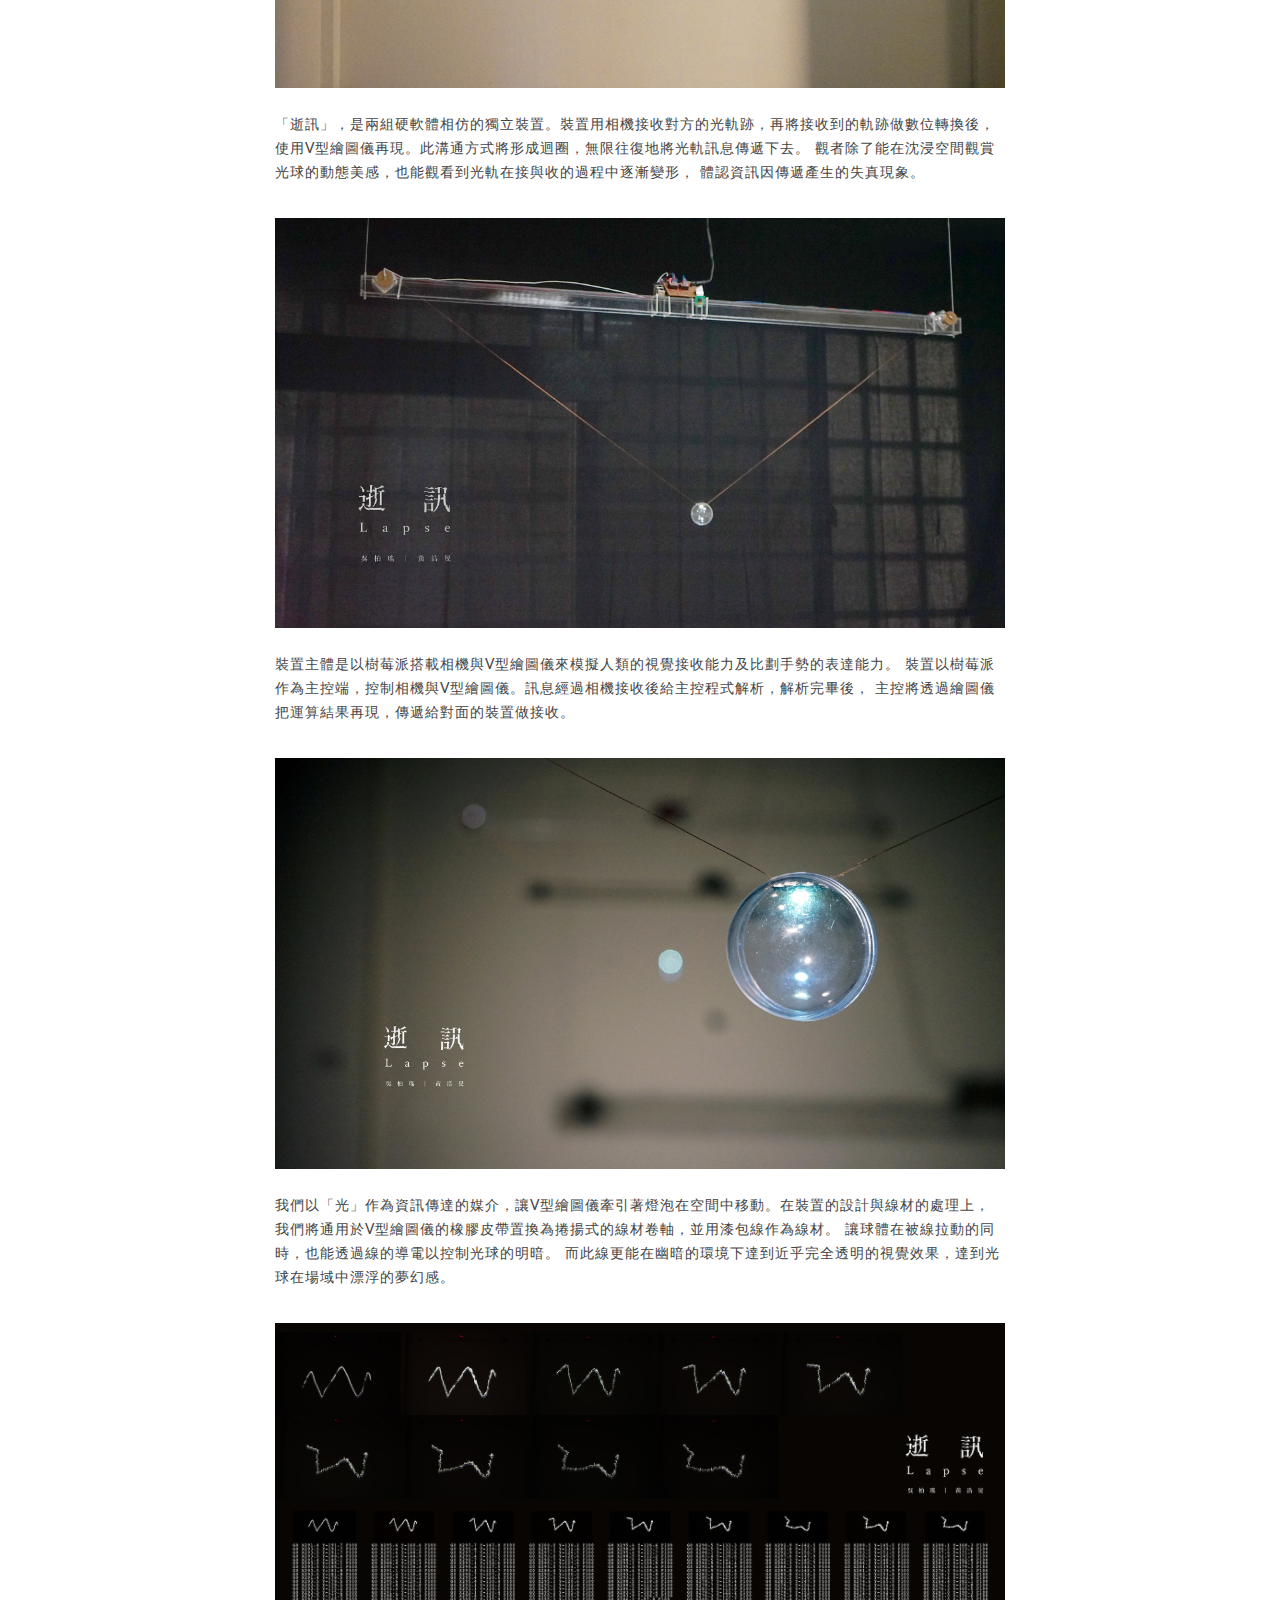
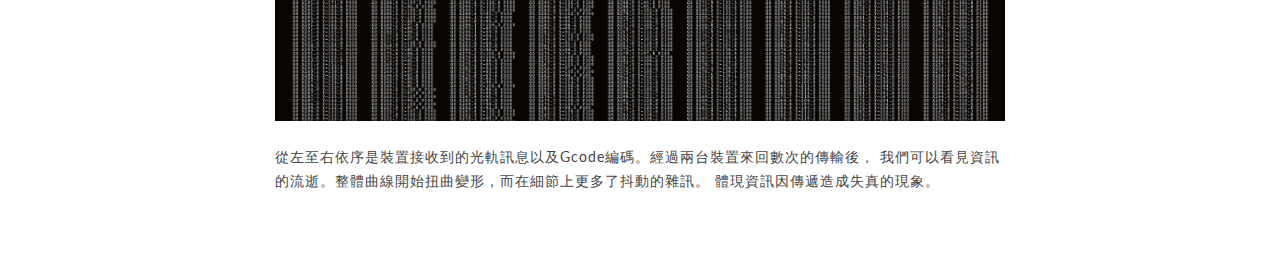
<file: single_01.html>
<!DOCTYPE html>
<html lang="en">

<head>
    <meta charset="utf-8">
    <meta http-equiv="X-UA-Compatible" content="IE=edge">
    <meta name="viewport" content="width=device-width, initial-scale=1">
    <title>wupoyao</title>
    <link rel="icon" href="img/favicon.ico" type="image/x-icon">
    <!-- Bootstrap -->
    <link href="css/bootstrap.min.css" rel="stylesheet">
    <link href="ionicons/css/ionicons.min.css" rel="stylesheet">
    <link href="css/animate.min.css" rel="stylesheet">
    <link href="css/aos.css" rel="stylesheet">
    <!-- main style -->
    <link href="css/style.css" rel="stylesheet">
    <!-- HTML5 shim and Respond.js for IE8 support of HTML5 elements and media queries -->
    <!-- WARNING: Respond.js doesn't work if you view the page via file:// -->
    <!--[if lt IE 9]>
      <script src="https://oss.maxcdn.com/html5shiv/3.7.3/html5shiv.min.js"></script>
      <script src="https://oss.maxcdn.com/respond/1.4.2/respond.min.js"></script>
    <![endif]-->
</head>

<body>

    <!-- Preloader -->
    <div id="preloader">
        <div id="status">

            <div class="preloader" aria-busy="true" aria-label="Loading, please wait." role="progressbar">
            </div>

        </div>
    </div> 
    <!-- ./Preloader -->
    
    <!-- header -->
    <header class="navbar-fixed-top">
        <nav>
            <ul>
                <li><a href="index.html#projects">projects</a></li>
                <li><a href="index.html#about">about</a></li>
                <li><a href="index.html#experience">experience</a></li>
                <li><a href="index.html#contact">contact</a></li>
            </ul>
        </nav>
    </header>
    <!-- ./header -->
    
    <!--DEMO 01-->
    <div id="Demo01" class="popup-modal">
        <!--THIS IS IMPORTANT! to close the modal, the class name has to match the name given on the ID -->
        <div id="btn-close-modal" class="close-Demo01 close-popup-modal"> </div>
        <div class="clearfix"></div>
        <div class="modal-content">
            <div class="container">
                <div class="portfolio-padding">
                    <div class="col-md-8 col-md-offset-2">
                        <div class="h-50"></div>
                        <h2>LAPSE</h2>
                        <h4>Installation / RaspberryPi / V-plotter</h4>
                        <h5>2019-Present <strong>by</strong> Wu,Po-Yao / Huang,Hao-Ming</h5>
                        <div class="h-50"></div>

                        <br /> <img src="img/portfolio/01/1.jpg" alt="" class="img-responsive" />
                        <br /><iframe width=100% height="300" src="https://www.youtube-nocookie.com/embed/PcsTIsPPtc4" frameborder="0" 
                        allow="accelerometer; autoplay; encrypted-media; gyroscope; picture-in-picture" allowfullscreen></iframe>
                        <br />

                        <br /><p>
                            「逝訊」為一新媒體互動作品，表現訊息因個體之間傳遞所產生的失真現象。
                            我們架設了兩組軟硬體相同的裝置，以樹莓派搭載相機與V型繪圖儀來模擬人類的視覺接收能力及比劃手勢的表達能力。
                            讓兩組裝置得以獨立接收與傳遞訊息。觀者進入場域並面對其中一台裝置比劃光軌，此裝置將用相機紀錄光軌內容並進行理解，
                            將連續的光軌跡做數位轉換，並用繪圖儀來比劃光軌，再現訊息內容，傳遞給對面的裝置。
                            而另一台裝置將用同樣地方式接收與傳遞訊息。此流程會形成迴圈，往返不盡地將光軌資訊傳遞下去。
                            除了裝置的溝通機制，我們也關心資訊在往返過程中產生的流失。藉由提取裝置傳輸的訊息，
                            讓觀者得已體認到訊息於時空中累積後所產生的變化與失真。
                        </p>

                        <br /> <img src="img/portfolio/01/2.jpg" alt="" class="img-responsive" />
                        <br /><p>
                            「逝訊」，是兩組硬軟體相仿的獨立裝置。裝置用相機接收對方的光軌跡，再將接收到的軌跡做數位轉換後，
                            使用V型繪圖儀再現。此溝通方式將形成迴圈，無限往復地將光軌訊息傳遞下去。
                            觀者除了能在沈浸空間觀賞光球的動態美感，也能觀看到光軌在接與收的過程中逐漸變形，
                            體認資訊因傳遞產生的失真現象。
                        </p>

                        <br /> <img src="img/portfolio/01/3.jpg" alt="" class="img-responsive" />
                        <br /><p>
                            裝置主體是以樹莓派搭載相機與V型繪圖儀來模擬人類的視覺接收能力及比劃手勢的表達能力。
                            裝置以樹莓派作為主控端，控制相機與V型繪圖儀。訊息經過相機接收後給主控程式解析，解析完畢後，
                            主控將透過繪圖儀把運算結果再現，傳遞給對面的裝置做接收。
                        </p>

                        <br /> <img src="img/portfolio/01/4.jpg" alt="" class="img-responsive" />
                        <br /><p>
                            我們以「光」作為資訊傳達的媒介，讓V型繪圖儀牽引著燈泡在空間中移動。在裝置的設計與線材的處理上，
                            我們將通用於V型繪圖儀的橡膠皮帶置換為捲揚式的線材卷軸，並用漆包線作為線材。
                            讓球體在被線拉動的同時，也能透過線的導電以控制光球的明暗。
                            而此線更能在幽暗的環境下達到近乎完全透明的視覺效果，達到光球在場域中漂浮的夢幻感。
                        </p>

                        <br /> <img src="img/portfolio/01/5.jpg" alt="" class="img-responsive" />
                        <br /><p>
                            從左至右依序是裝置接收到的光軌訊息以及Gcode編碼。經過兩台裝置來回數次的傳輸後，
                            我們可以看見資訊的流逝。整體曲線開始扭曲變形，而在細節上更多了抖動的雜訊。
                            體現資訊因傳遞造成失真的現象。
                        </p>
                        
                        <div class="h-50"></div>
                    </div>
                </div>
            </div>
        </div>
    </div>
    <!--end of DEMO-->

    <!-- jQuery -->
    <script src="js/jquery.js"></script>
    <!--  plugins  -->
    <script src="js/bootstrap.min.js"></script>
    <script src="js/plugins.js"></script>
    <script src="js/aos.js"></script>
    <script src="js/jquery.form.js"></script>
    <script src="js/jquery.validate.min.js"></script>

    <!--  main script  -->
    <script src="js/custom.js"></script>
</body>

</html>
</file>
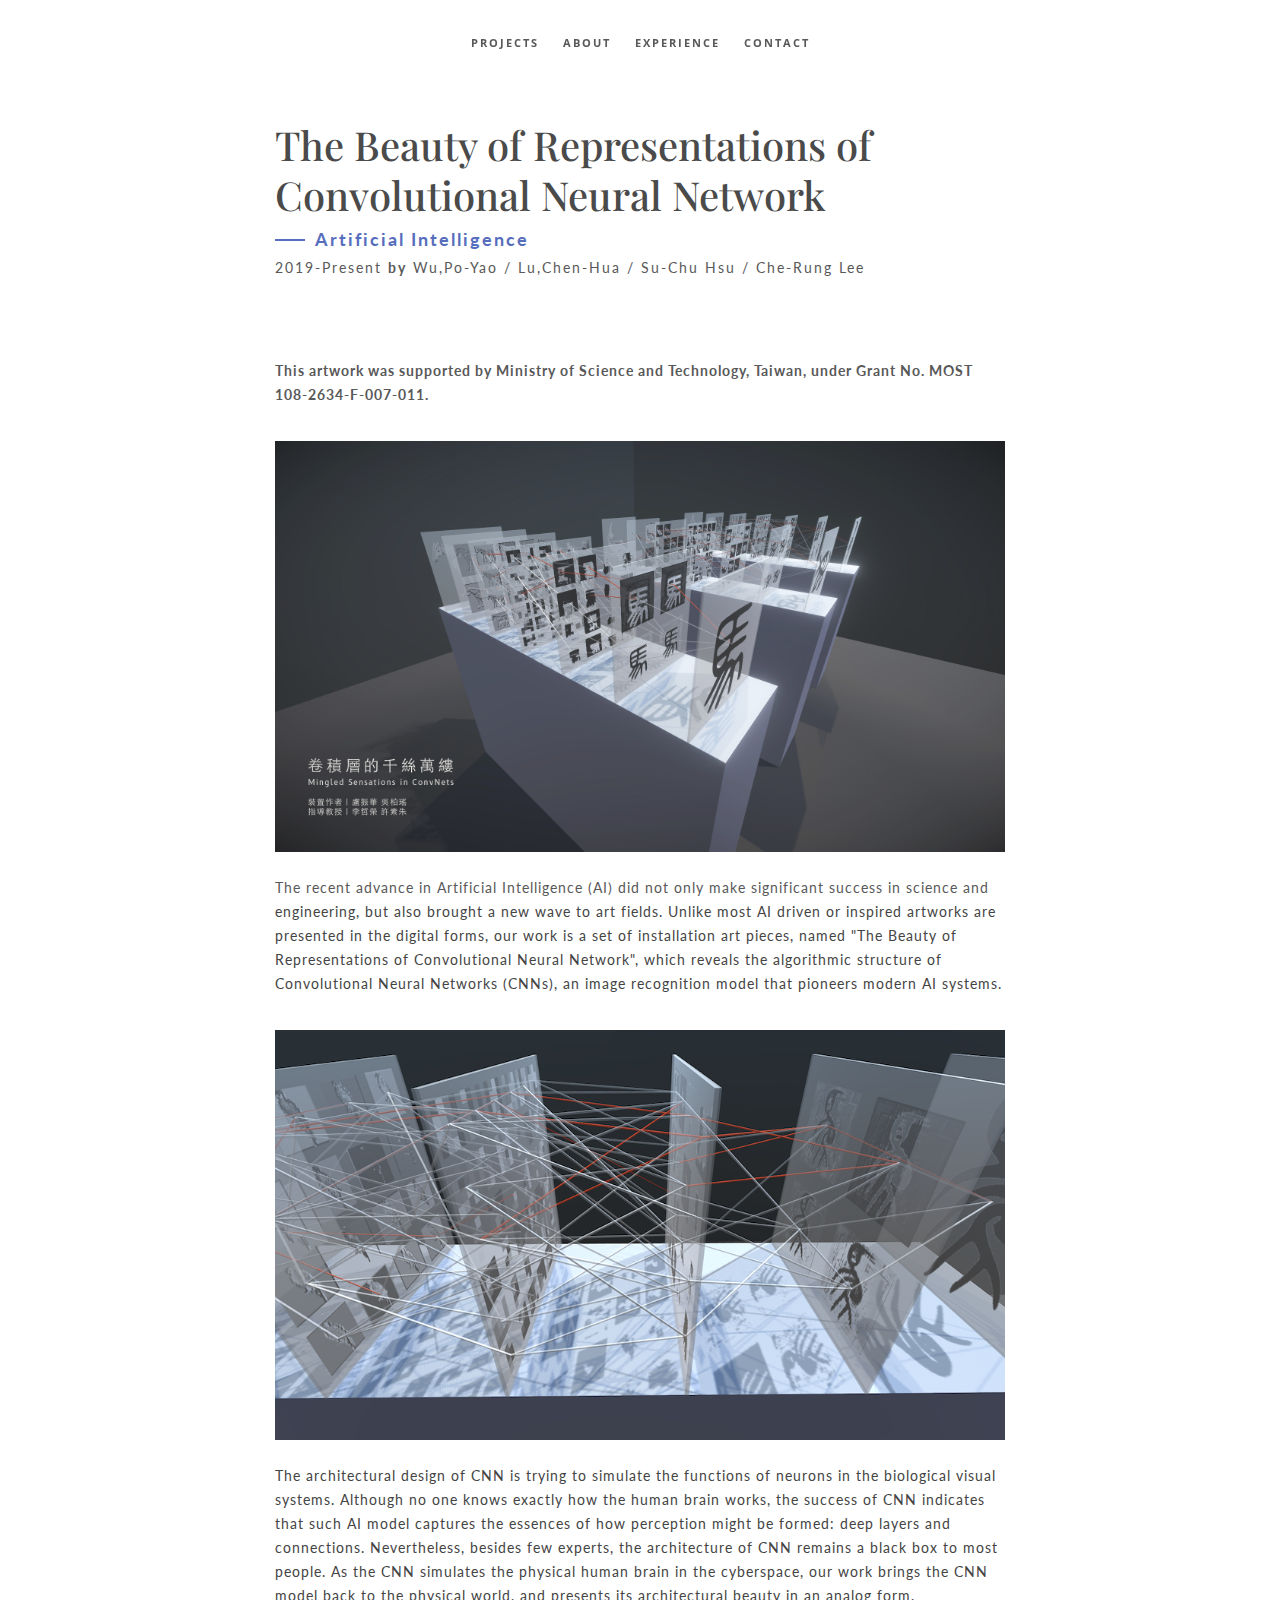
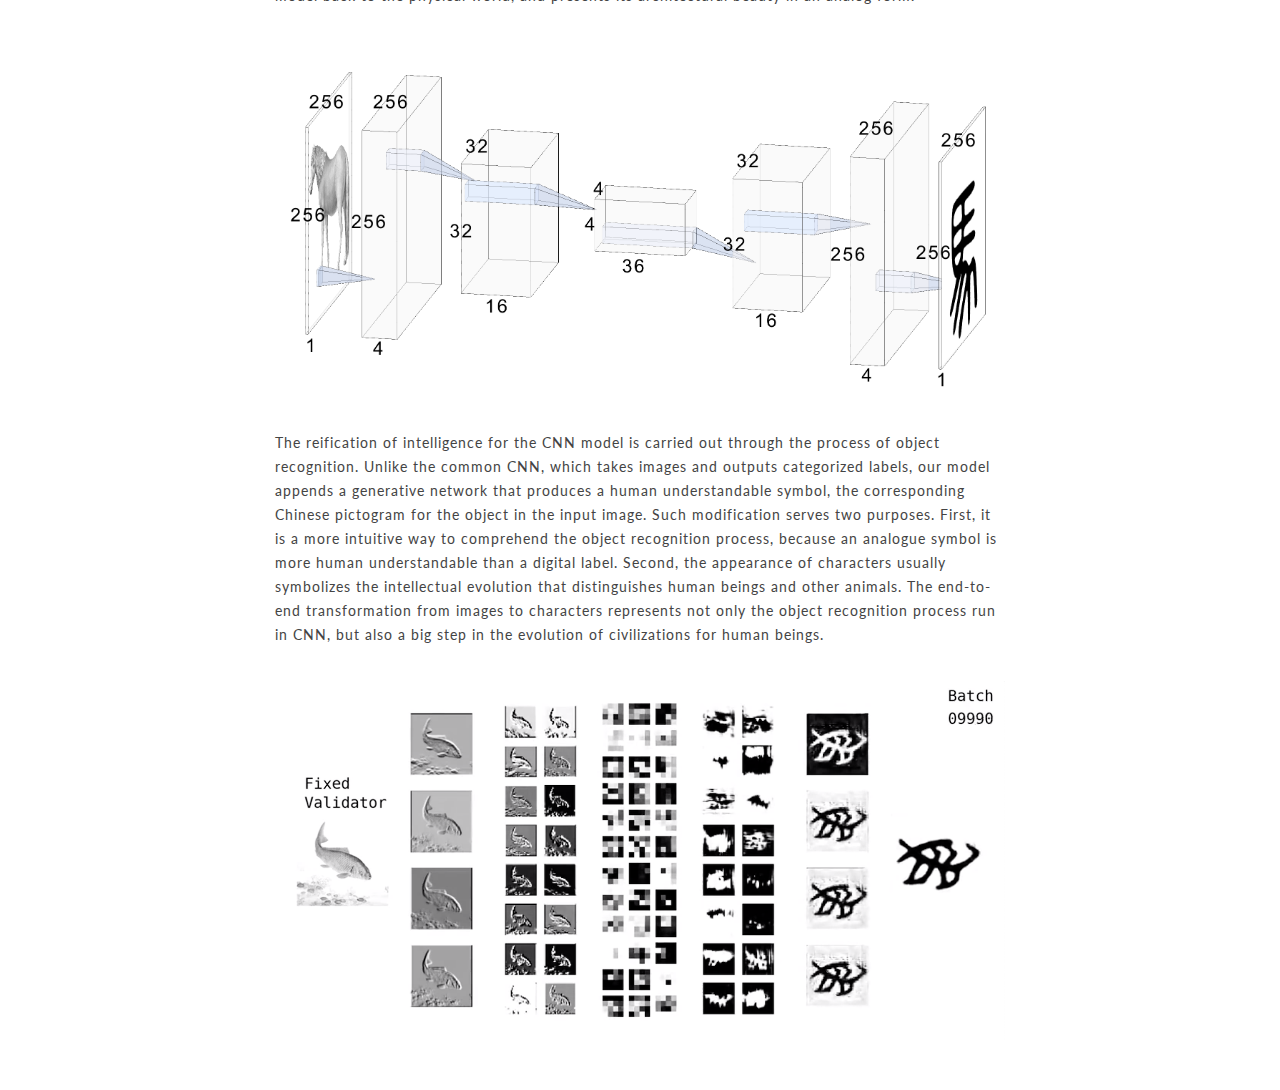
<file: single_02.html>
<!DOCTYPE html>
<html lang="en">

<head>
    <meta charset="utf-8">
    <meta http-equiv="X-UA-Compatible" content="IE=edge">
    <meta name="viewport" content="width=device-width, initial-scale=1">
    <title>wupoyao</title>
    <link rel="icon" href="img/favicon.ico" type="image/x-icon">
    <!-- Bootstrap -->
    <link href="css/bootstrap.min.css" rel="stylesheet">
    <link href="ionicons/css/ionicons.min.css" rel="stylesheet">
    <link href="css/animate.min.css" rel="stylesheet">
    <link href="css/aos.css" rel="stylesheet">
    <!-- main style -->
    <link href="css/style.css" rel="stylesheet">
    <!-- HTML5 shim and Respond.js for IE8 support of HTML5 elements and media queries -->
    <!-- WARNING: Respond.js doesn't work if you view the page via file:// -->
    <!--[if lt IE 9]>
      <script src="https://oss.maxcdn.com/html5shiv/3.7.3/html5shiv.min.js"></script>
      <script src="https://oss.maxcdn.com/respond/1.4.2/respond.min.js"></script>
    <![endif]-->
</head>

<body>

    <!-- Preloader -->
    <div id="preloader">
        <div id="status">

            <div class="preloader" aria-busy="true" aria-label="Loading, please wait." role="progressbar">
            </div>

        </div>
    </div> 
    <!-- ./Preloader -->
    
    <!-- header -->
    <header class="navbar-fixed-top">
        <nav>
            <ul>
                <li><a href="index.html#projects">projects</a></li>
                <li><a href="index.html#about">about</a></li>
                <li><a href="index.html#experience">experience</a></li>
                <li><a href="index.html#contact">contact</a></li>
            </ul>
        </nav>
    </header>
    <!-- ./header -->
    
    <!--DEMO 02-->
    <div id="Demo02" class="popup-modal">
        <div id="btn-close-modal" class="close-Demo02 close-popup-modal"></i> </div>
        <div class="clearfix"></div>
        <div class="modal-content">
            <div class="container">
                <div class="portfolio-padding">
                    <div class="col-md-8 col-md-offset-2">
                        <div class="h-50"></div>
                        <h2>The Beauty of Representations of Convolutional Neural Network</h2>
                        <h4>Artificial Intelligence</h4>
                        <h5>2019-Present <strong>by</strong> Wu,Po-Yao / Lu,Chen-Hua / Su-Chu Hsu / Che-Rung Lee</h5>
                        <div class="h-50"></div>
                        <br /><p>
                            <strong>This artwork was supported by Ministry of Science and Technology, Taiwan, under Grant No. MOST 108-2634-F-007-011.</strong>
                        </p> 
                        <br /> <img src="img/portfolio/02/1.jpg" alt="" class="img-responsive" />
                        <br /><p>
                            The recent advance in Artificial Intelligence (AI) did not only make significant success in science and engineering, 
                            but also brought a new wave to art fields. Unlike most AI driven or inspired artworks are presented in the digital forms, 
                            our work is a set of installation art pieces, named "The Beauty of Representations of Convolutional Neural Network", 
                            which reveals the algorithmic structure of Convolutional Neural Networks (CNNs), an image recognition model that pioneers modern AI systems.
                        </p>  

                        <br /> <img src="img/portfolio/02/2.png" alt="" class="img-responsive" />
                        <br /><p>
                            The architectural design of CNN is trying to simulate the functions of neurons in the biological visual systems. 
                            Although no one knows exactly how the human brain works, 
                            the success of CNN indicates that such AI model captures the essences of how perception might be formed: deep layers and connections. 
                            Nevertheless, besides few experts, the architecture of CNN remains a black box to most people. 
                            As the CNN simulates the physical human brain in the cyberspace, our work brings the CNN model back to the physical world, 
                            and presents its architectural beauty in an analog form.
                        </p>

                        <br /> <img src="img/portfolio/02/3.png" alt="" class="img-responsive" />
                        <br /><p>
                            The reification of intelligence for the CNN model is carried out through the process of object recognition. 
                            Unlike the common CNN, which takes images and outputs categorized labels, 
                            our model appends a generative network that produces a human understandable symbol, 
                            the corresponding Chinese pictogram for the object in the input image. 
                            Such modification serves two purposes. First, it is a more intuitive way to comprehend the object recognition process, 
                            because an analogue symbol is more human understandable than a digital label. 
                            Second, the appearance of characters usually symbolizes the intellectual evolution that distinguishes human beings and other animals. 
                            The end-to-end transformation from images to characters represents not only the object recognition process run in CNN, 
                            but also a big step in the evolution of civilizations for human beings.
                        </p>

                        <br /> <img src="img/portfolio/02/4.png" alt="" class="img-responsive" />
                        <div class="h-50"></div> 
                    </div>
                </div>
            </div>
        </div>
    </div>
    <!--end of DEMO-->

    <!-- jQuery -->
    <script src="js/jquery.js"></script>
    <!--  plugins  -->
    <script src="js/bootstrap.min.js"></script>
    <script src="js/plugins.js"></script>
    <script src="js/aos.js"></script>
    <script src="js/jquery.form.js"></script>
    <script src="js/jquery.validate.min.js"></script>

    <!--  main script  -->
    <script src="js/custom.js"></script>
</body>

</html>
</file>
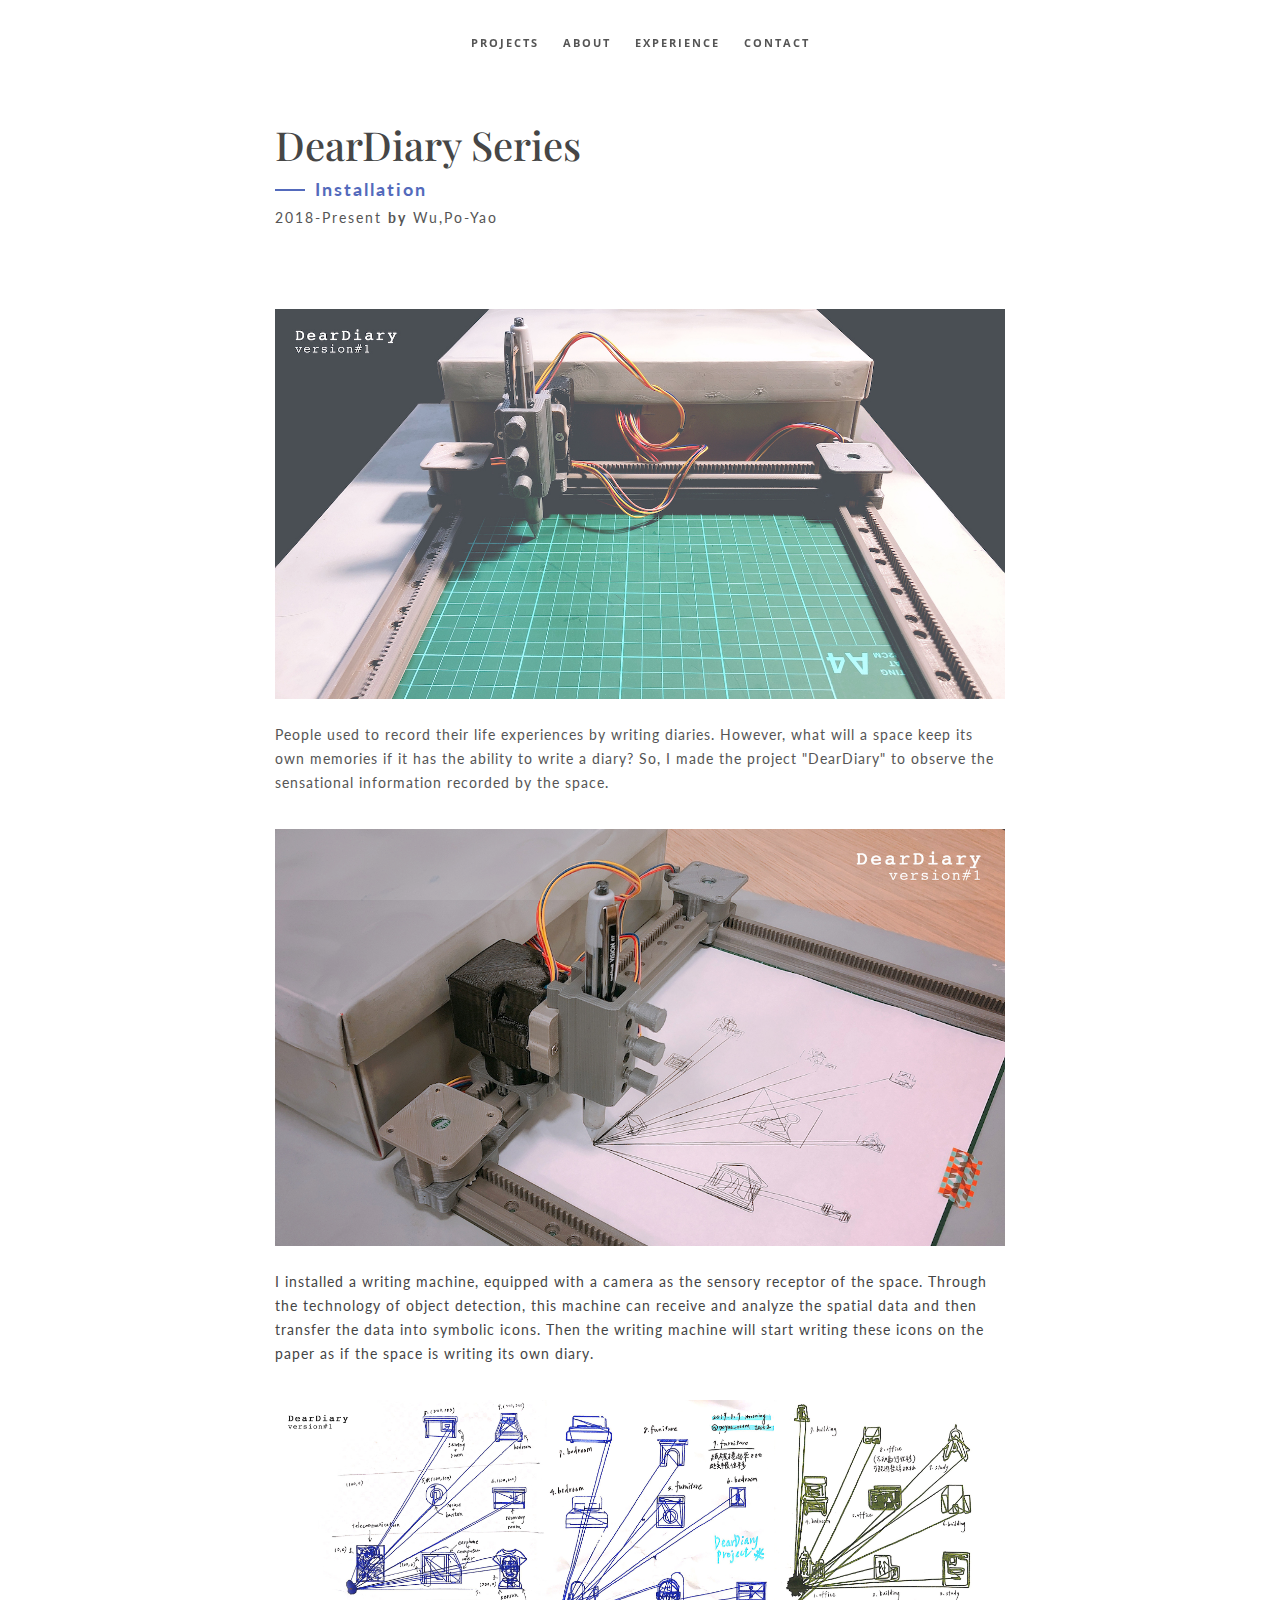
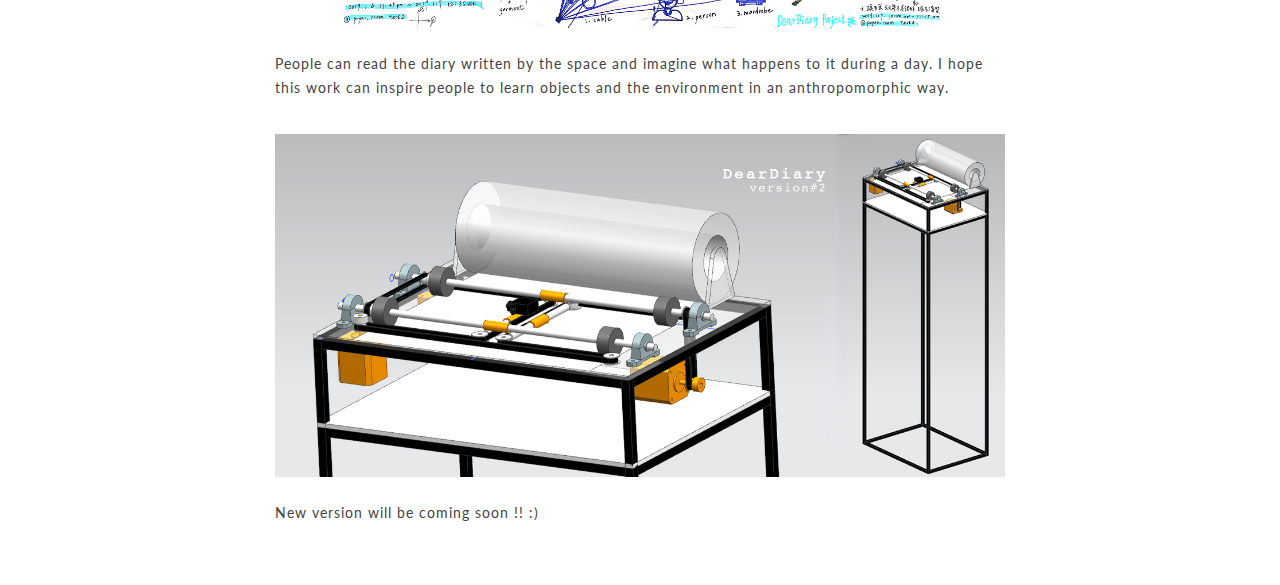
<file: single_03.html>
<!DOCTYPE html>
<html lang="en">

<head>
    <meta charset="utf-8">
    <meta http-equiv="X-UA-Compatible" content="IE=edge">
    <meta name="viewport" content="width=device-width, initial-scale=1">
    <title>wupoyao</title>
    <link rel="icon" href="img/favicon.ico" type="image/x-icon">
    <!-- Bootstrap -->
    <link href="css/bootstrap.min.css" rel="stylesheet">
    <link href="ionicons/css/ionicons.min.css" rel="stylesheet">
    <link href="css/animate.min.css" rel="stylesheet">
    <link href="css/aos.css" rel="stylesheet">
    <!-- main style -->
    <link href="css/style.css" rel="stylesheet">
    <!-- HTML5 shim and Respond.js for IE8 support of HTML5 elements and media queries -->
    <!-- WARNING: Respond.js doesn't work if you view the page via file:// -->
    <!--[if lt IE 9]>
      <script src="https://oss.maxcdn.com/html5shiv/3.7.3/html5shiv.min.js"></script>
      <script src="https://oss.maxcdn.com/respond/1.4.2/respond.min.js"></script>
    <![endif]-->
</head>

<body>

    <!-- Preloader -->
    <div id="preloader">
        <div id="status">

            <div class="preloader" aria-busy="true" aria-label="Loading, please wait." role="progressbar">
            </div>

        </div>
    </div> 
    <!-- ./Preloader -->
    
    <!-- header -->
    <header class="navbar-fixed-top">
        <nav>
            <ul>
                <li><a href="index.html#projects">projects</a></li>
                <li><a href="index.html#about">about</a></li>
                <li><a href="index.html#experience">experience</a></li>
                <li><a href="index.html#contact">contact</a></li>
            </ul>
        </nav>
    </header>
    <!-- ./header -->

    <!--DEMO 03-->
    <div id="Demo03" class="popup-modal">
        <div id="btn-close-modal" class="close-Demo03 close-popup-modal"></div>
        <div class="clearfix"></div>
        <div class="modal-content">
            <div class="container">
                <div class="portfolio-padding">
                    <div class="col-md-8 col-md-offset-2">
                        <div class="h-50"></div>
                        <h2>DearDiary Series</h2>
                        <h4>Installation</h4>
                        <h5>2018-Present <strong>by</strong> Wu,Po-Yao</h5>
                        <div class="h-50"></div>
                        <br /> <img src="img/portfolio/03/1.jpg" alt="" class="img-responsive" />
                        <br /><p>
                        People used to record their life experiences by writing diaries. 
                        However, what will a space keep its own memories if it has the ability to write a diary? 
                        So, I made the project "DearDiary"  to observe the sensational information recorded by the space.
                        </p>
                        <br /> <img src="img/portfolio/03/2.jpg" alt="" class="img-responsive" />
                        <br /><p>
                        I installed a writing machine, equipped with a camera as the sensory receptor of the space. 
                        Through the technology of object detection, this machine can receive and analyze the spatial data and then transfer the data into symbolic icons. 
                        Then the writing machine will start writing these icons on the paper as if the space is writing its own diary. 
                        </p>
                        <br /> <img src="img/portfolio/03/3.jpg" alt="" class="img-responsive" />
                        <br /><p>
                        People can read the diary written by the space and imagine what happens to it during a day. 
                        I hope this work can inspire people to learn objects and the environment in an anthropomorphic way. 
                        </p>
                        <br /> <img src="img/portfolio/03/4.jpg" alt="" class="img-responsive" />
                        <br /><p>
                         New version will be coming soon !! :)
                        </p>
                        <div class="h-50"></div>
                    </div>
                </div>
            </div>
        </div>
    </div>
    <!--end of DEMO-->    

    <!-- jQuery -->
    <script src="js/jquery.js"></script>
    <!--  plugins  -->
    <script src="js/bootstrap.min.js"></script>
    <script src="js/plugins.js"></script>
    <script src="js/aos.js"></script>
    <script src="js/jquery.form.js"></script>
    <script src="js/jquery.validate.min.js"></script>

    <!--  main script  -->
    <script src="js/custom.js"></script>
</body>

</html>
</file>
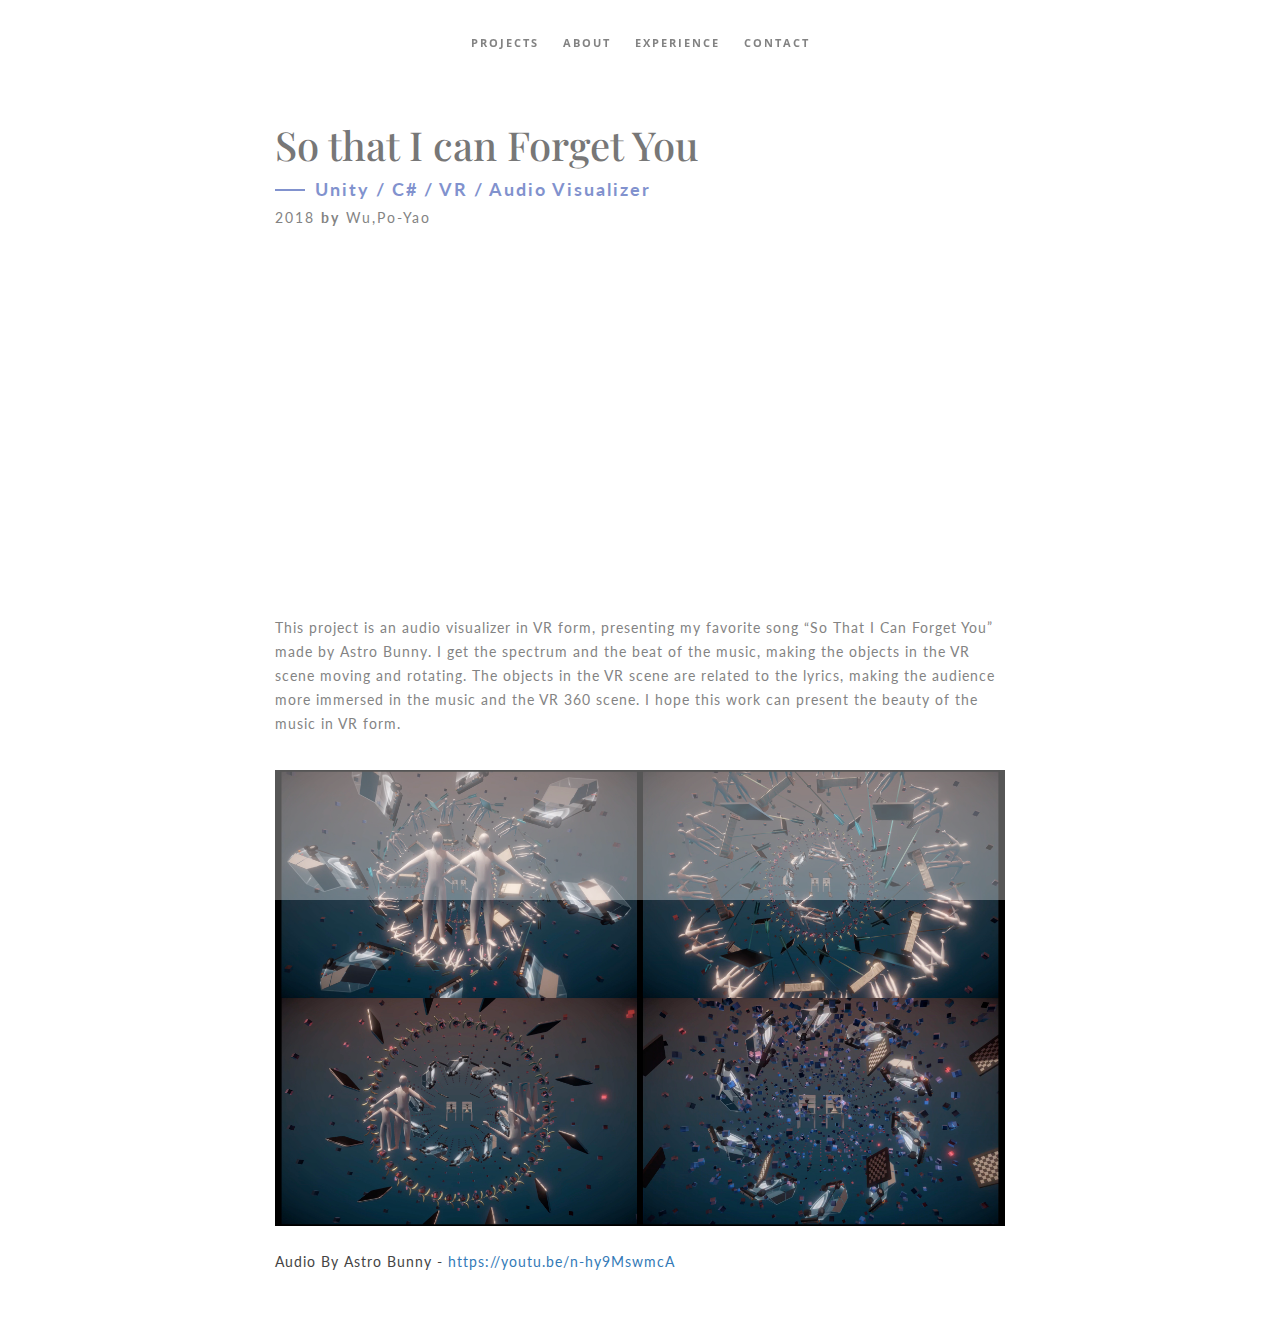
<file: single_04.html>
<!DOCTYPE html>
<html lang="en">

<head>
    <meta charset="utf-8">
    <meta http-equiv="X-UA-Compatible" content="IE=edge">
    <meta name="viewport" content="width=device-width, initial-scale=1">
    <title>wupoyao</title>
    <link rel="icon" href="img/favicon.ico" type="image/x-icon">
    <!-- Bootstrap -->
    <link href="css/bootstrap.min.css" rel="stylesheet">
    <link href="ionicons/css/ionicons.min.css" rel="stylesheet">
    <link href="css/animate.min.css" rel="stylesheet">
    <link href="css/aos.css" rel="stylesheet">
    <!-- main style -->
    <link href="css/style.css" rel="stylesheet">
    <!-- HTML5 shim and Respond.js for IE8 support of HTML5 elements and media queries -->
    <!-- WARNING: Respond.js doesn't work if you view the page via file:// -->
    <!--[if lt IE 9]>
      <script src="https://oss.maxcdn.com/html5shiv/3.7.3/html5shiv.min.js"></script>
      <script src="https://oss.maxcdn.com/respond/1.4.2/respond.min.js"></script>
    <![endif]-->
</head>

<body>

    <!-- Preloader -->
    <div id="preloader">
        <div id="status">

            <div class="preloader" aria-busy="true" aria-label="Loading, please wait." role="progressbar">
            </div>

        </div>
    </div> 
    <!-- ./Preloader -->
    
    <!-- header -->
    <header class="navbar-fixed-top">
        <nav>
            <ul>
                <li><a href="index.html#projects">projects</a></li>
                <li><a href="index.html#about">about</a></li>
                <li><a href="index.html#experience">experience</a></li>
                <li><a href="index.html#contact">contact</a></li>
            </ul>
        </nav>
    </header>
    <!-- ./header -->

    <!--DEMO 04-->
    <div id="Demo04" class="popup-modal">
        <div id="btn-close-modal" class="close-Demo04 close-popup-modal"></div>
        <div class="clearfix"></div>
        <div class="modal-content">
            <div class="container">
                <div class="portfolio-padding">
                    <div class="col-md-8 col-md-offset-2">
                        <div class="h-50"></div>
                        <h2>So that I can Forget You</h2>
                        <h4>Unity / C# / VR / Audio Visualizer</h4>
                        <h5>2018 <strong>by</strong> Wu,Po-Yao</h5>
                        <div class="h-50"></div>
                        <iframe width=100% height="300" src="https://www.youtube-nocookie.com/embed/bW2HTsfu4N8" frameborder="0" allow="accelerometer; autoplay; encrypted-media; gyroscope; picture-in-picture" allowfullscreen></iframe>
                        <br />
                        <br /><p>
                        This project is an audio visualizer in VR form, presenting my favorite song “So That I Can Forget You” made by Astro Bunny. 
                        I get the spectrum and the beat of the music, making the objects in the VR scene moving and rotating. 
                        The objects in the VR scene are related to the lyrics, making the audience more immersed in the music and the VR 360 scene. 
                        I hope this work can present the beauty of the music in VR form.
                        </p>
                        <br /> <img src="img/portfolio/04/SoThatICanForgetYou.jpg" alt="" class="img-responsive" />
                        <br /><p>Audio By Astro Bunny - <a href="https://youtu.be/n-hy9MswmcA">https://youtu.be/n-hy9MswmcA</a>
                        </p>
                        <div class="h-50"></div>
                     </div>
                </div>
            </div>
        </div>
    </div>
    <!--end of DEMO-->

    <!-- jQuery -->
    <script src="js/jquery.js"></script>
    <!--  plugins  -->
    <script src="js/bootstrap.min.js"></script>
    <script src="js/plugins.js"></script>
    <script src="js/aos.js"></script>
    <script src="js/jquery.form.js"></script>
    <script src="js/jquery.validate.min.js"></script>

    <!--  main script  -->
    <script src="js/custom.js"></script>
</body>

</html>
</file>
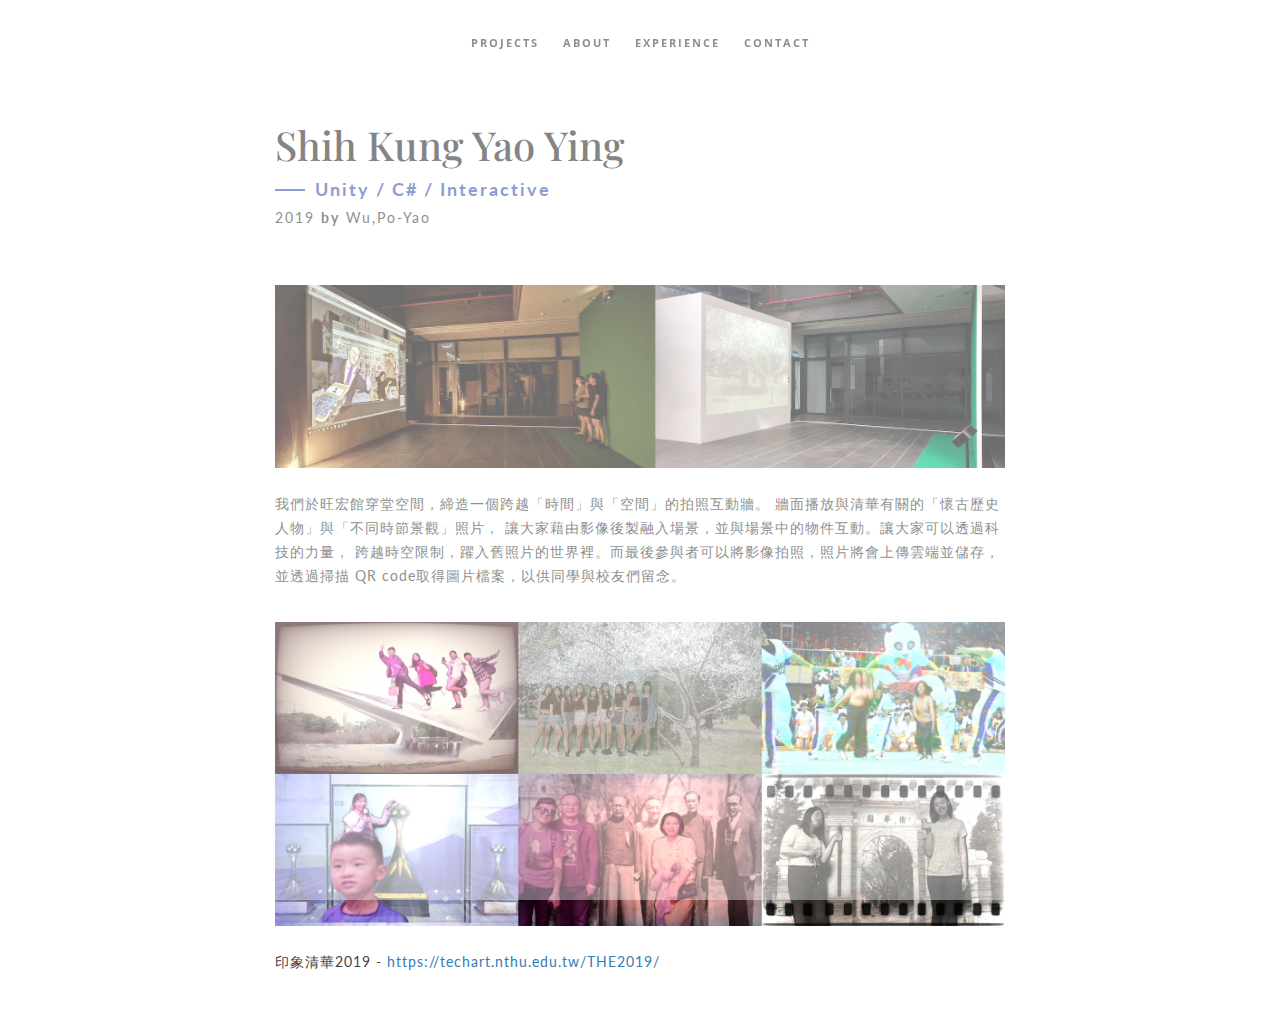
<file: single_05.html>
<!DOCTYPE html>
<html lang="en">

<head>
    <meta charset="utf-8">
    <meta http-equiv="X-UA-Compatible" content="IE=edge">
    <meta name="viewport" content="width=device-width, initial-scale=1">
    <title>wupoyao</title>
    <link rel="icon" href="img/favicon.ico" type="image/x-icon">
    <!-- Bootstrap -->
    <link href="css/bootstrap.min.css" rel="stylesheet">
    <link href="ionicons/css/ionicons.min.css" rel="stylesheet">
    <link href="css/animate.min.css" rel="stylesheet">
    <link href="css/aos.css" rel="stylesheet">
    <!-- main style -->
    <link href="css/style.css" rel="stylesheet">
    <!-- HTML5 shim and Respond.js for IE8 support of HTML5 elements and media queries -->
    <!-- WARNING: Respond.js doesn't work if you view the page via file:// -->
    <!--[if lt IE 9]>
      <script src="https://oss.maxcdn.com/html5shiv/3.7.3/html5shiv.min.js"></script>
      <script src="https://oss.maxcdn.com/respond/1.4.2/respond.min.js"></script>
    <![endif]-->
</head>

<body>

    <!-- Preloader -->
    <div id="preloader">
        <div id="status">

            <div class="preloader" aria-busy="true" aria-label="Loading, please wait." role="progressbar">
            </div>

        </div>
    </div> 
    <!-- ./Preloader -->
    
    <!-- header -->
    <header class="navbar-fixed-top">
        <nav>
            <ul>
                <li><a href="index.html#projects">projects</a></li>
                <li><a href="index.html#about">about</a></li>
                <li><a href="index.html#experience">experience</a></li>
                <li><a href="index.html#contact">contact</a></li>
            </ul>
        </nav>
    </header>
    <!-- ./header -->
    
    <!--DEMO 05-->
    <div id="Demo05" class="popup-modal">
        <div id="btn-close-modal" class="close-Demo05 close-popup-modal"></div>
        <div class="clearfix"></div>
        <div class="modal-content">
            <div class="container">
                <div class="portfolio-padding">
                    <div class="col-md-8 col-md-offset-2">
                        <div class="h-50"></div>
                        <h2>Shih Kung Yao Ying</h2>
                        <h4>Unity / C# / Interactive</h4>
                        <h5>2019 <strong>by</strong> Wu,Po-Yao</h5>
                        <div class="h-50"></div>
                        <img src="img/portfolio/05/scene.jpg" alt="" class="img-responsive" />
                        <br /><p>
                        我們於旺宏館穿堂空間，締造一個跨越「時間」與「空間」的拍照互動牆。
                        牆面播放與清華有關的「懷古歷史人物」與「不同時節景觀」照片，
                        讓大家藉由影像後製融入場景，並與場景中的物件互動。讓大家可以透過科技的力量，
                        跨越時空限制，躍入舊照片的世界裡。而最後參與者可以將影像拍照，照片將會上傳雲端並儲存，
                        並透過掃描 QR code取得圖片檔案，以供同學與校友們留念。
                        </p>
                        <br /> <img src="img/portfolio/05/allscene.jpg" alt="" class="img-responsive" />
                        <br /><p>印象清華2019 - <a href="https://techart.nthu.edu.tw/THE2019/">https://techart.nthu.edu.tw/THE2019/</a>
                        </p>
                        <div class="h-50"></div>
                    </div>
                </div>
            </div>
        </div>
    </div>
    <!--end of DEMO-->

    <!-- jQuery -->
    <script src="js/jquery.js"></script>
    <!--  plugins  -->
    <script src="js/bootstrap.min.js"></script>
    <script src="js/plugins.js"></script>
    <script src="js/aos.js"></script>
    <script src="js/jquery.form.js"></script>
    <script src="js/jquery.validate.min.js"></script>

    <!--  main script  -->
    <script src="js/custom.js"></script>
</body>

</html>
</file>
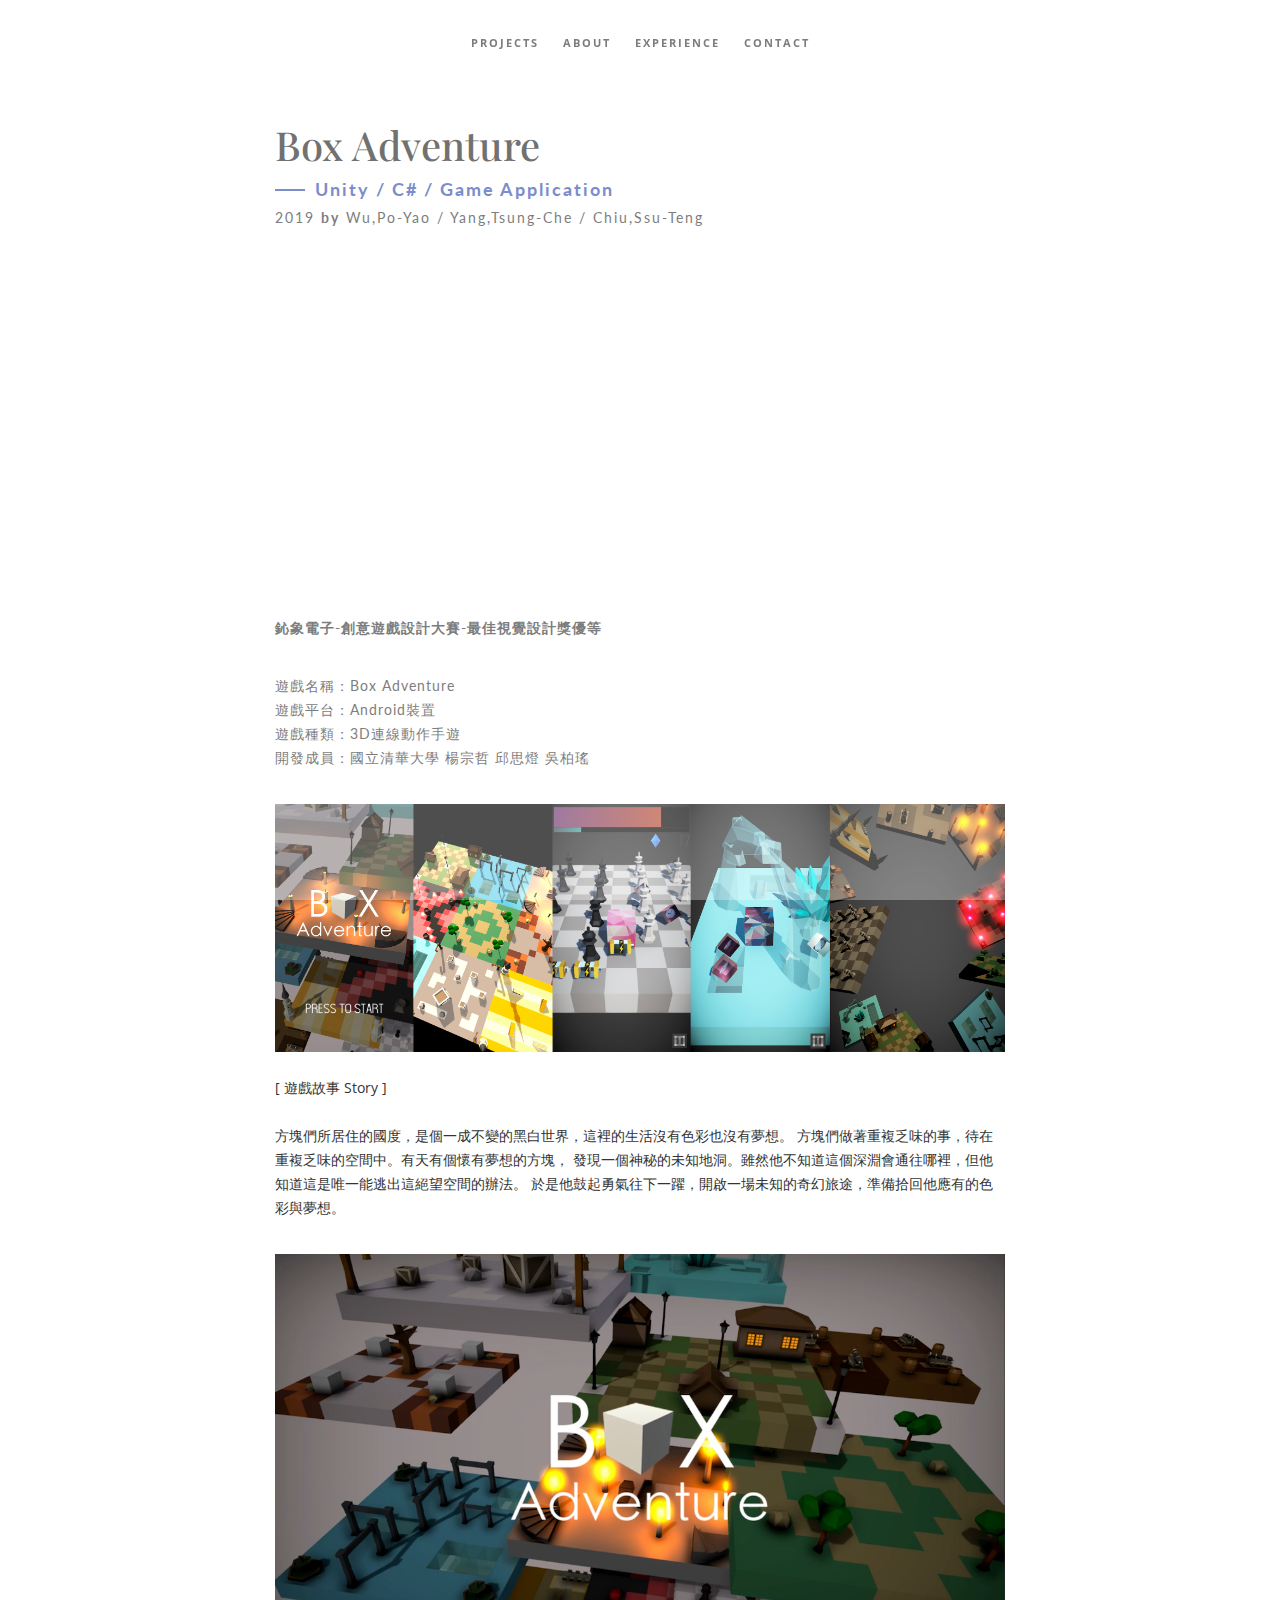
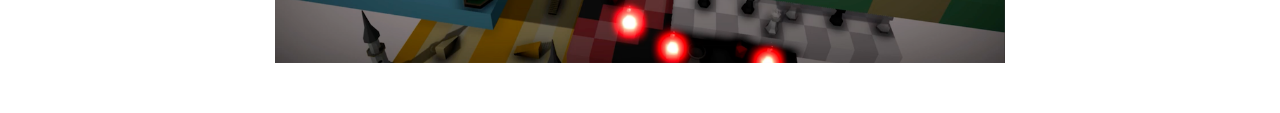
<file: single_06.html>
<!DOCTYPE html>
<html lang="en">

<head>
    <meta charset="utf-8">
    <meta http-equiv="X-UA-Compatible" content="IE=edge">
    <meta name="viewport" content="width=device-width, initial-scale=1">
    <title>wupoyao</title>
    <link rel="icon" href="img/favicon.ico" type="image/x-icon">
    <!-- Bootstrap -->
    <link href="css/bootstrap.min.css" rel="stylesheet">
    <link href="ionicons/css/ionicons.min.css" rel="stylesheet">
    <link href="css/animate.min.css" rel="stylesheet">
    <link href="css/aos.css" rel="stylesheet">
    <!-- main style -->
    <link href="css/style.css" rel="stylesheet">
    <!-- HTML5 shim and Respond.js for IE8 support of HTML5 elements and media queries -->
    <!-- WARNING: Respond.js doesn't work if you view the page via file:// -->
    <!--[if lt IE 9]>
      <script src="https://oss.maxcdn.com/html5shiv/3.7.3/html5shiv.min.js"></script>
      <script src="https://oss.maxcdn.com/respond/1.4.2/respond.min.js"></script>
    <![endif]-->
</head>

<body>

    <!-- Preloader -->
    <div id="preloader">
        <div id="status">

            <div class="preloader" aria-busy="true" aria-label="Loading, please wait." role="progressbar">
            </div>

        </div>
    </div> 
    <!-- ./Preloader -->
    
    <!-- header -->
    <header class="navbar-fixed-top">
        <nav>
            <ul>
                <li><a href="index.html#projects">projects</a></li>
                <li><a href="index.html#about">about</a></li>
                <li><a href="index.html#experience">experience</a></li>
                <li><a href="index.html#contact">contact</a></li>
            </ul>
        </nav>
    </header>
    <!-- ./header -->
    
    <!--DEMO 06-->
    <div id="Demo06" class="popup-modal">
        <div id="btn-close-modal" class="close-Demo06 close-popup-modal"></div>
        <div class="clearfix"></div>
        <div class="modal-content">
            <div class="container">
                <div class="portfolio-padding">
                    <div class="col-md-8 col-md-offset-2">
                        <div class="h-50"></div>
                        <h2>Box Adventure</h2>
                        <h4>Unity / C# / Game Application</h4>
                        <h5>2019 <strong>by</strong> Wu,Po-Yao / Yang,Tsung-Che / Chiu,Ssu-Teng</h5>
                        <div class="h-50"></div>
                        
                        <iframe width=100% height="300" src="https://www.youtube-nocookie.com/embed/8PqcZAMmPzc" frameborder="0" 
                        allow="accelerometer; autoplay; encrypted-media; gyroscope; picture-in-picture" allowfullscreen></iframe>
                        <br />
                        <br /><p>
                        <strong>鈊象電子-創意遊戲設計大賽-最佳視覺設計獎優等</strong>
                        </p>
                        <br /><p>
                        遊戲名稱：Box Adventure<br />
                        遊戲平台：Android裝置<br />
                        遊戲種類：3D連線動作手遊<br />
                        開發成員：國立清華大學 楊宗哲 邱思燈 吳柏瑤
                        </p>
                        <br /> <img src="img/portfolio/06/box_together.jpg" alt="" class="img-responsive" />
                        <br />[ 遊戲故事 Story  ]<br />
                        <br />
                        方塊們所居住的國度，是個一成不變的黑白世界，這裡的生活沒有色彩也沒有夢想。
                        方塊們做著重複乏味的事，待在重複乏味的空間中。有天有個懷有夢想的方塊，
                        發現一個神秘的未知地洞。雖然他不知道這個深淵會通往哪裡，但他知道這是唯一能逃出這絕望空間的辦法。
                        於是他鼓起勇氣往下一躍，開啟一場未知的奇幻旅途，準備拾回他應有的色彩與夢想。
                        </p>
                        <br /> <img src="img/portfolio/06/main.png" alt="" class="img-responsive" />
                        <div class="h-50"></div>
                    </div>
                </div>
            </div>
        </div>
    </div>
    <!--end of DEMO-->

    <!-- jQuery -->
    <script src="js/jquery.js"></script>
    <!--  plugins  -->
    <script src="js/bootstrap.min.js"></script>
    <script src="js/plugins.js"></script>
    <script src="js/aos.js"></script>
    <script src="js/jquery.form.js"></script>
    <script src="js/jquery.validate.min.js"></script>

    <!--  main script  -->
    <script src="js/custom.js"></script>
</body>

</html>
</file>
<file: css/style.css>
/*
* Resume template
* Created by : Ahmed Essa
* website : www.ahmedessa.net
*/


/* Table of Content
==================================================
	- Google fonts & font family -
	- typography -
	- General -
    - Preloader -
	- Header -
    - home section -
    - About section -
    - experience section -
    - projects section -
    - Contact section -
    - Responsive media queries -
*/


/* Google fonts & font family
==================================================*/

@import 'https://fonts.googleapis.com/css?family=Lato:100,100i,300,300i,400,400i,700,700i,900,900i|Open+Sans:300,300i,400,400i,600,600i,700,700i,800,800i|Playfair+Display:400,400i,700,700i,900,900i';

/*
font-family: 'Playfair Display', serif;
font-family: 'Lato', sans-serif;
font-family: 'Open Sans', sans-serif;
*/


/* typography
==================================================*/

h1 {
    font-family: 'Playfair Display', serif;
    font-size: 80px;
    line-height: 70px;
}

h4 {
    font-family: 'Lato', sans-serif;
    text-transform: capitalize;
    letter-spacing: 2px;
    position: relative;
    color: #425BB5;
    margin-left: 40px;
    font-weight: 700;
}

h4:before {
    position: absolute;
    width: 30px;
    left: -40px;
    content: "";
    display: block;
    height: 2px;
    background: #425BB5;
    top: 9px;
}

h5 {
    font-family: 'Lato', sans-serif;
    letter-spacing: 2px;
    position: relative;
    color: #444;
    margin-left: 0px;
    font-weight: 400;
}

p {
    font-family: 'Lato', sans-serif;
    letter-spacing: 1px;
    position: relative;
    color: #444;
    margin-left: 0px;
    font-weight: 400;
}




/* General
==================================================*/

body {
    font-family: 'Open Sans', sans-serif;
    font-size: 14px;
    line-height: 24px;
}

.size-50 {
    font-size: 50px;
    line-height: 50px
}

.h-50 {
    height: 50px;
}


/* preloader
==================================================*/

#preloader {
    position: fixed;
    top: 0;
    left: 0;
    right: 0;
    bottom: 0;
    background-color: #fff;
    z-index: 10000
}

#status,
.preloader {
    top: 50%;
    left: 50%;
    position: absolute
}

#status {
    width: 100px;
    height: 100px;
    background-repeat: no-repeat;
    background-position: center;
    margin: -50px 0 0 -50px
}

.preloader {
    height: 40px;
    width: 40px;
    margin-top: -20px;
    margin-left: -20px
}

.preloader:before {
    content: "";
    display: block;
    position: absolute;
    left: -1px;
    top: -1px;
    height: 100%;
    width: 100%;
    -webkit-animation: rotation 1s linear infinite;
    animation: rotation 1s linear infinite;
    border: 2px solid #425BB5;
    border-top: 2px solid transparent;
    border-radius: 100%
}

.preloader>.icon {
    position: absolute;
    top: 50%;
    left: 50%;
    height: 25px;
    width: 10.6px;
    margin-top: -12.5px;
    margin-left: -5.3px;
    -webkit-animation: wink 1s ease-in-out infinite alternate;
    animation: wink 1s ease-in-out infinite alternate
}

@media only screen and (min-width:768px) {
    .preloader {
        height: 60px;
        width: 60px;
        margin-top: -30px;
        margin-left: -30px
    }
    .preloader:before {
        left: -2px;
        top: -2px;
        border-width: 2px
    }
    .preloader>.icon {
        height: 37.5px;
        width: 15.9px;
        margin-top: -18.75px;
        margin-left: -7.95px
    }
}

@media only screen and (min-width:1200px) {
    .preloader {
        height: 60px;
        width: 60px;
        margin-top: -30px;
        margin-left: -30px
    }
    .preloader>.icon {
        height: 50px;
        width: 21.2px;
        margin-top: -25px;
        margin-left: -10.6px
    }
}

@-webkit-keyframes rotation {
    from {
        -webkit-transform: rotate(0);
        transform: rotate(0)
    }
    to {
        -webkit-transform: rotate(359deg);
        transform: rotate(359deg)
    }
}

@keyframes rotation {
    from {
        -webkit-transform: rotate(0);
        transform: rotate(0)
    }
    to {
        -webkit-transform: rotate(359deg);
        transform: rotate(359deg)
    }
}

@-webkit-keyframes wink {
    from {
        opacity: 0
    }
    to {
        opacity: 1
    }
}

@keyframes wink {
    from {
        opacity: 0
    }
    to {
        opacity: 1
    }
}


/* Header
==================================================*/

header {
    text-align: center;
    -webkit-transition: all .5s;
    transition: all .5s;
    height: 65px;
}

nav ul {
    display: inline-block;
    padding-left: 0;
    list-style: none;
    padding: 20px;
    margin-bottom: 0;
    -webkit-transition: all .5s;
    transition: all .5s;
}

nav li {
    display: inline-block;
    margin: 10px;
}

nav li a {
    text-transform: uppercase;
    letter-spacing: 2px;
    color: #444;
    font-size: 11px;
    font-weight: bold;
}

.bg-nav {
    background: #fff;
    border-bottom: 1px solid #f3f3f3
}

.bg-nav ul {
    padding: 10px;
}

a:focus {
    color: #444;
    text-decoration: none;
}

a:hover {
    color: #425BB5;
    text-decoration: none;
}

a.active {
    color: #425BB5;
}


/* home section
==================================================*/

#home {
    background: url(../img/home-bg.jpg);
    background-size: cover;
    height: 100vh;
}

.table-cell {
    display: table-cell;
    vertical-align: middle;
}

.disply-table {
    display: table;
    height: 100vh;
}


/* about section
==================================================*/

#about {
    padding: 100px 0;
    background: #f3f3f3
}

.about-img-div img {
    margin: 0 auto;
}

.about-border {
    position: absolute;
    border: 10px solid #425BB5;
    width: 400px;
    height: 400px;
    top: 40px;
    left: 50px;
    z-index: 1
}

/* experience section
==================================================*/

#experience {
    padding: 100px 0;
}

.experience-row {
    padding: 20px 0;
    border-bottom: 1px solid #ddd;
}

.experience-row h3 {
    font-family: 'Lato', sans-serif;
    text-transform: capitalize;
    letter-spacing: 2px;
    color: #425BB5;
    font-size: 16px;
    font-weight: bold
}

.experience-row p {
    color: #888;
    margin-top: 20px;
    font-size: 15px;
}

.experience-row .date {
    color: #000;
    font-size: 17px;
}

.timeline {
    padding-left: 0;
    list-style: none;
    position: relative;
}

.timeline:before {
    background-color: black;
    content: '';
    margin-left: -1px;
    position: absolute;
    top: 0;
    left: 2em;
    width: 2px;
    height: 100%;
}

.timeline-event {
    position: relative;
}

.timeline-event:hover .timeline-event-icon {
    -webkit-transform: rotate(-45deg);
    transform: rotate(-45deg);
    background-color: #425BB5;
}

.timeline-event:hover .timeline-event-thumbnail {
    box-shadow: inset 40em 0 0 0 #425BB5;
}

.timeline-event-copy {
    padding: 2em;
    position: relative;
    top: -1.875em;
    left: 4em;
    width: 100%;
}

.timeline-event-copy h3 {
    font-size: 1.75em;
}

.timeline-event-copy h4 {
    font-size: 1.2em;
    margin-bottom: 1.2em;
}

.timeline-event-copy strong {
    font-weight: 700;
}

.timeline-event-copy p:not(.timeline-event-thumbnail) {
    padding-bottom: 1.2em;
}

.timeline-event-icon {
    -webkit-transition: -webkit-transform 0.2s ease-in;
    transition: -webkit-transform 0.2s ease-in;
    transition: transform 0.2s ease-in;
    transition: transform 0.2s ease-in, -webkit-transform 0.2s ease-in;
    -webkit-transform: rotate(45deg);
    transform: rotate(45deg);
    background-color: #425BB5;
    outline: 10px solid #f3f3f3;
    display: block;
    margin: 0.5em 0.5em 0.5em -0.5em;
    position: absolute;
    top: 0;
    left: 2em;
    width: 1em;
    height: 1em;
}

.timeline-event-thumbnail {
    -moz-transition: box-shadow 0.5s ease-in 0.1s;
    -o-transition: box-shadow 0.5s ease-in 0.1s;
    -webkit-transition: box-shadow 0.5s ease-in;
    -webkit-transition-delay: 0.1s;
    -webkit-transition: box-shadow 0.5s ease-in 0.1s;
    transition: box-shadow 0.5s ease-in 0.1s;
    color: white;
    font-size: 12px;
    font-weight: bold;
    background-color: black;
    box-shadow: inset 0 0 0 0em #425BB5;
    display: inline-block;
    margin-bottom: 1.2em;
    padding: 0.25em 1em 0.2em 1em;
}


/* projects section
==================================================*/

#projects {
    padding: 100px 0;
}

.portfolio .categories-grid span {
    font-size: 30px;
    margin-bottom: 30px;
    display: inline-block;
}

.portfolio .categories-grid .categories ul li {
    list-style: none;
    margin: 20px 0;
}

.portfolio .categories-grid .categories ul li a {
    display: inline-block;
    color: #60606e;
    padding: 0 10px;
    margin: 0 14px;
    -webkit-transition: all .2s ease-in-out .2s;
    transition: all .2s ease-in-out .2s;
}

.portfolio .categories-grid .categories ul li a:hover,
.portfolio .categories-grid .categories ul li a:focus {
    text-decoration: none;
}

.portfolio .categories-grid .categories ul li a.active {
    background-color: #425BB5;
    padding: 0px 20px;
    color: white;
    text-decoration: none;
}

.portfolio_filter {
    padding-left: 0;
}

.portfolio_item {
    position: relative;
    overflow: hidden;
    display: block;
    margin-bottom: 30px;
}

.portfolio_item .portfolio_item_hover {
    position: absolute;
    top: 0px;
    left: 0px;
    height: 100%;
    width: 100%;
    background-color: rgba(66, 91, 181, 0.8);
    -webkit-transform: translateY(100%);
    transform: translateY(100%);
    opacity: 0;
    -webkit-transition: all .2s ease-in-out;
    transition: all .2s ease-in-out;
    color: #333;
}

.portfolio_item .portfolio_item_hover .item_info {
    text-align: center;
    position: absolute;
    top: 50%;
    left: 50%;
    -webkit-transform: translate(-50%, -50%);
    transform: translate(-50%, -50%);
    padding: 10px;
    width: 100%;
    font-weight: bold;
}

.portfolio_item .portfolio_item_hover .item_info span {
    display: block;
    color: #fff;
    font-size: 18px;
    -webkit-transform: translateY(-100px);
    transform: translateY(-100px);
    -webkit-transition: all .3s ease-in-out .3s;
    transition: all .3s ease-in-out .3s;
    opacity: 0;
}

.portfolio_item .portfolio_item_hover .item_info em {
    font-style: normal;
    display: inline-block;
    background-color: #425BB5;
    padding: 5px 20px;
    color: #fff;
    margin-top: 10px;
    -webkit-transform: translateY(100px);
    transform: translateY(100px);
    -webkit-transition: all .3s ease-in-out .3s;
    transition: all .3s ease-in-out .3s;
    opacity: 0;
    font-size: 10px;
    letter-spacing: 2px;
}

.portfolio_item:hover .portfolio_item_hover {
    opacity: 1;
    -webkit-transform: translateX(0);
    transform: translateX(0);
}

.portfolio_item:hover .item_info em,
.portfolio_item:hover .item_info span {
    opacity: 1;
    -webkit-transform: translateX(0);
    transform: translateX(0);
}

.portfolio .categories-grid .categories ul li {
    float: left;
}

.portfolio .categories-grid .categories ul li a {
    padding: 0 10px;
    -webkit-transition: all .2s ease-in-out .2s;
    transition: all .2s ease-in-out .2s;
}

.portfolio_filter {
    padding-left: 0;
    display: inline-block;
    margin: 0 auto;
    text-align: center;
}

.portfolio_item img {
    -webkit-filter: grayscale(0%);
    filter: grayscale(0%);
}

.portfolio-padding {
    padding: 50px 0;
}

.portfolio-inner {
    padding-bottom: 0 !important;
    padding-top: 55px;
}

.modal-content {
    box-shadow: 0 5px 15px rgba(0, 0, 0, 0);
    border: none;
}

.popup-modal {
    background: #fff;
}

.close-popup-modal {
    float: right;
    margin: 20px;
    font-size: 22px;
    opacity: 0;
    cursor: pointer;
    -webkit-transition: all .3s;
    transition: all .3s;
    -webkit-transition-delay: .6s;
    transition-delay: .6s;
    position: fixed;
    z-index: 100000;
    right: 14px;
}


/* Add Portfolio CSS*/
.D01-on .D02-on .D03-on .D04-on .D05-on .D06-on .D07-on .D08-on .D09-on .D10-on {
    opacity: 1;
}
.D11-on .D12-on .D13-on .D14-on .D15-on .D16-on .D17-on .D18-on .D19-on .D20-on {
    opacity: 1;
} 

.close-popup-modal {
    opacity: 1;
}

.modal-content h2 {
    font-family: 'Playfair Display', serif;
    font-size: 40px;
    line-height: 50px;
}


/* contact
==================================================*/

#contact {
    padding: 100px 0;
    background: #f3f3f3
}

#contact-form input,
#contact-form textarea {
    height: 50px;
    margin-bottom: 10px;
    border-radius: 0;
}

#contact-form label {
    display: block;
    margin-bottom: .2em;
    font-size: 13px;
    line-height: 13px;
    font-size: 1.3rem;
    line-height: 1.3rem;
    color: #000;
}

#contact-form label.error {
    margin-top: 10px;
    margin-bottom: 1em;
    font-size: 12px;
    line-height: 12px;
    font-size: 1.2rem;
    line-height: 1.2rem;
    color: #D33E43;
    margin-left: 10px
}

#contact-form input[type="text"].error,
#contact-form input[type="password"].error,
#contact-form input[type="date"].error,
#contact-form input[type="datetime"].error,
#contact-form input[type="datetime-local"].error,
#contact-form input[type="month"].error,
#contact-form input[type="week"].error,
#contact-form input[type="email"].error,
#contact-form input[type="number"].error,
#contact-form input[type="search"].error,
#contact-form input[type="tel"].error,
#contact-form input[type="time"].error,
#contact-form input[type="url"].error,
#contact-form textarea.error {
    border-color: #D33E43
}

textarea {
    resize: none;
}

fieldset {
    border: 0px;
    margin: 0;
    padding: 0
}

.required {
    color: #e9266d
}

#success,
#error {
    display: none
}

#success p,
#error p {
    display: block;
}

#success p {
    color: #425BB5;
    font-size: 15px;
    text-align: center;
    padding: 10px;
    border: 2px solid #425BB5;
    margin-top: 10px;
}

#error p {
    color: #D33E43;
    font-size: 15px;
    text-align: center;
    padding: 10px;
    border: 2px solid #D33E43;
    margin-top: 10px;
}

#submit {
    background-color: #425BB5;
    color: #fff;
    padding: 10px 40px;
    border-radius: 0;
    text-transform: uppercase;
    letter-spacing: 2px;
    font-weight: bold;
    width: 100%;
}

.social {
    padding-left: 0;
    list-style: none;
    margin-top: 20px;
}

.social li {
    float: left;
}

.social li a {
    color: #333;
    font-size: 35px;
    margin-right: 15px;
    transition: all .3s;
    -webkit-transition: all .3s;
}

.social li a:hover {
    color: #425BB5;
}


/* Responsive media queries
==================================================*/

@media (max-width: 991px) {
    .portfolio .categories-grid .categories ul li a {
        padding: 0 2px;
    }
}

@media (max-width: 768px) {
    .timeline-event-copy {
        width: 90%;
        left: 2em;
    }
}

@media (max-width: 500px) {
    h1 {
        font-family: 'Playfair Display', serif;
        font-size: 50px;
        line-height: 50px;
    }
    #home,
    .disply-table {
        height: 600px;
    }
    .about-border {
        width: 265px;
    }
    .portfolio .categories-grid .categories ul li {
        list-style: none;
        margin: 10px 0;
    }
}

@media (max-width: 420px) {
    nav li {
        margin: 6px;
    }
    nav li a {
        font-size: 10px;
    }
}
</file>
